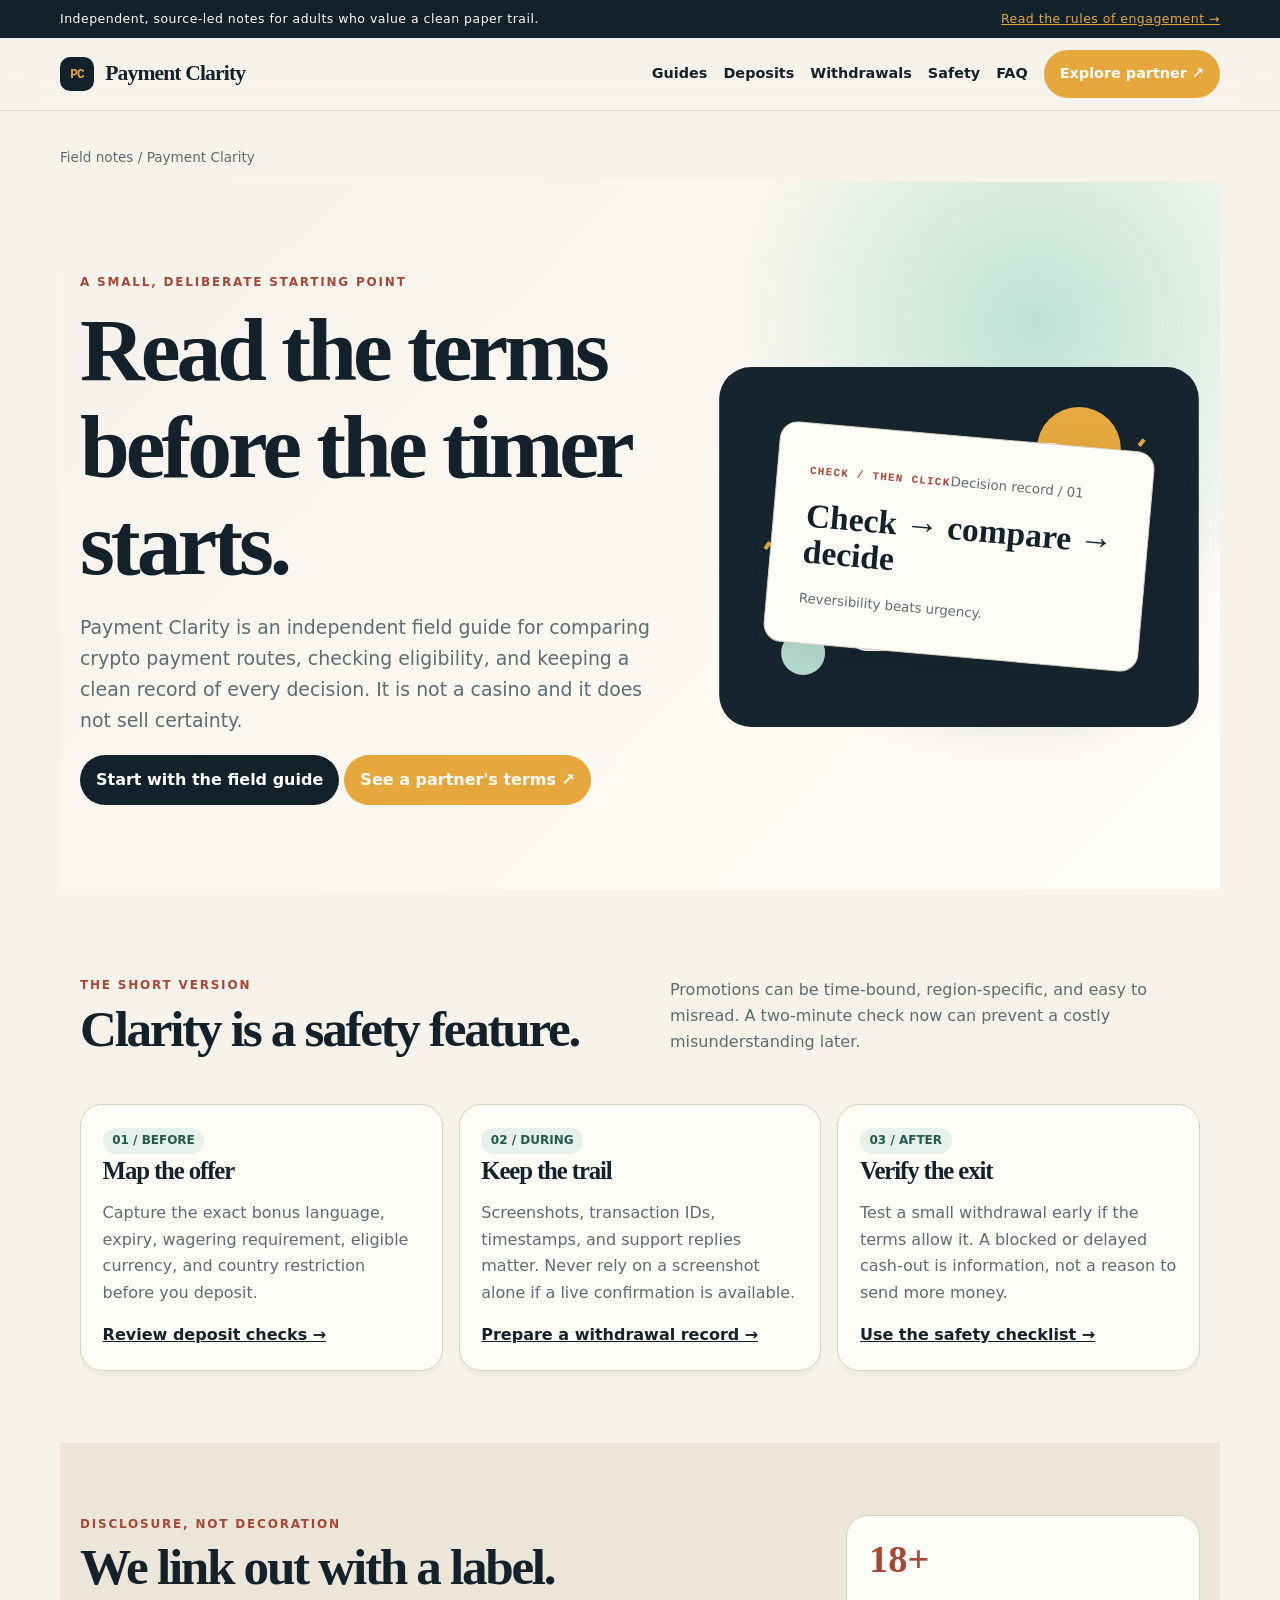
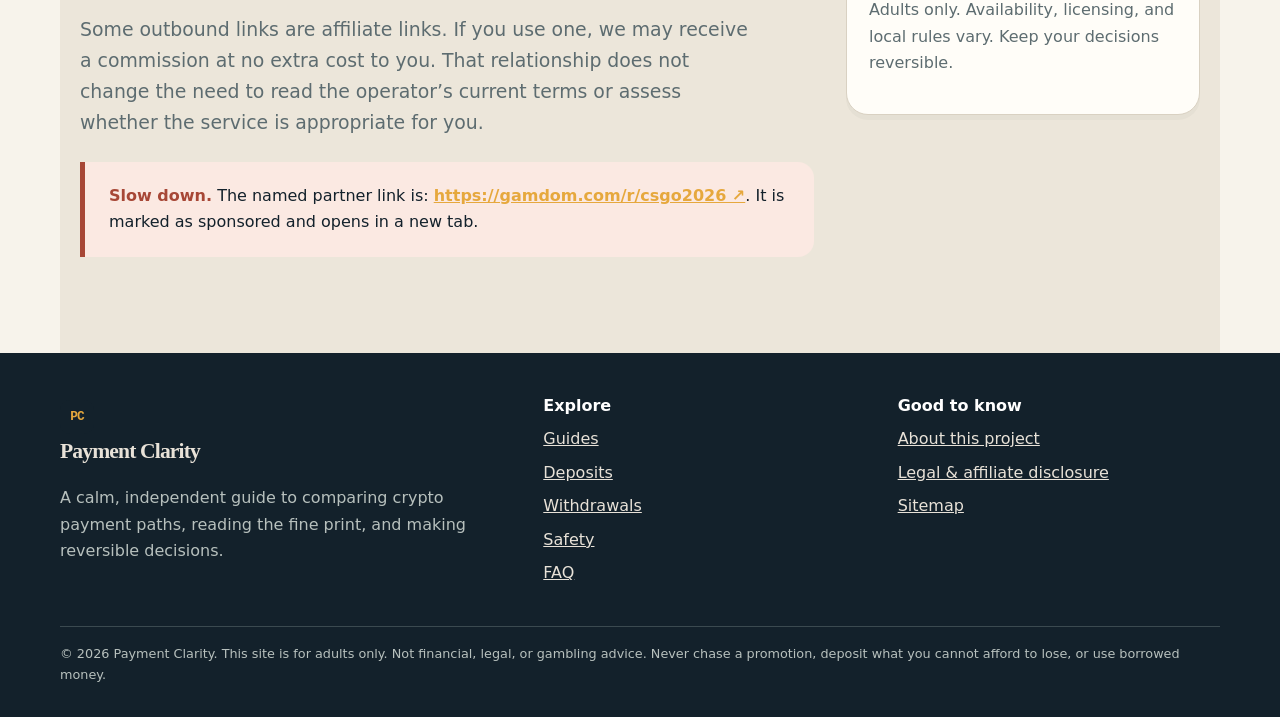
<file: public/index.html>
<!doctype html><html lang="en"><head><meta charset="utf-8"><meta name="viewport" content="width=device-width, initial-scale=1"><title>Payment Clarity — Crypto payment clarity before you click</title><meta name="description" content="Independent, plain-English notes on crypto deposits, withdrawals, verification, and safer decision-making."><link rel="canonical" href="https://paymentclarity.cryptoguides.net/"><meta property="og:type" content="website"><meta property="og:site_name" content="Payment Clarity"><meta property="og:title" content="Payment Clarity — Crypto payment clarity before you click"><meta property="og:description" content="Independent, plain-English notes on crypto deposits, withdrawals, verification, and safer decision-making."><meta property="og:url" content="https://paymentclarity.cryptoguides.net/"><meta name="twitter:card" content="summary"><meta name="robots" content="index,follow,max-image-preview:large"><script type="application/ld+json">{"@context":"https://schema.org","@type":"WebSite","name":"Payment Clarity","url":"https://paymentclarity.cryptoguides.net/","inLanguage":"en","description":"Independent, plain-English notes on crypto deposits, withdrawals, verification, and safer decision-making."}</script><link rel="stylesheet" href="/styles.css"></head><body><a class="skip" href="#main">Skip to content</a><div class="topbar"><div class="shell"><span>Independent, source-led notes for adults who value a clean paper trail.</span><a href="/legal">Read the rules of engagement →</a></div></div><header class="nav"><div class="shell"><a class="brand" href="/"><span class="mark">PC</span>Payment Clarity</a><nav class="links" aria-label="Primary"><a href="/guides" >Guides</a><a href="/deposits" >Deposits</a><a href="/withdrawals" >Withdrawals</a><a href="/safety" >Safety</a><a href="/faq" >FAQ</a><a class="button gold" href="https://gamdom.com/r/csgo2026" rel="sponsored noopener" target="_blank">Explore partner ↗</a></nav></div></header><main id="main"><div class="shell"><p class="crumbs">Field notes / Payment Clarity</p><section class="hero"><div class="shell hero-grid"><div><div class="eyebrow">A small, deliberate starting point</div><h1>Read the terms before the timer starts.</h1><p class="lede">Payment Clarity is an independent field guide for comparing crypto payment routes, checking eligibility, and keeping a clean record of every decision. It is not a casino and it does not sell certainty.</p><p><a class="button" href="/guides">Start with the field guide</a> <a class="button gold" href="https://gamdom.com/r/csgo2026" rel="sponsored noopener" target="_blank">See a partner's terms ↗</a></p></div><div class="hero-art"><img class="orbit-art" src="/assets/ledger-orbit.svg" alt="Abstract ledger lines and a protected transaction path" width="480" height="360"><div class="ledger"><small>Decision record / 01</small><strong>Check → compare → decide</strong><small>Reversibility beats urgency.</small></div></div></div></section><section class="section"><div class="shell"><div class="section-head"><div><div class="eyebrow">The short version</div><h2>Clarity is a safety feature.</h2></div><p>Promotions can be time-bound, region-specific, and easy to misread. A two-minute check now can prevent a costly misunderstanding later.</p></div><div class="grid"><article class="card"><span class="tag">01 / BEFORE</span><h3>Map the offer</h3><p>Capture the exact bonus language, expiry, wagering requirement, eligible currency, and country restriction before you deposit.</p><a href="/deposits">Review deposit checks →</a></article><article class="card"><span class="tag">02 / DURING</span><h3>Keep the trail</h3><p>Screenshots, transaction IDs, timestamps, and support replies matter. Never rely on a screenshot alone if a live confirmation is available.</p><a href="/withdrawals">Prepare a withdrawal record →</a></article><article class="card"><span class="tag">03 / AFTER</span><h3>Verify the exit</h3><p>Test a small withdrawal early if the terms allow it. A blocked or delayed cash-out is information, not a reason to send more money.</p><a href="/safety">Use the safety checklist →</a></article></div></div></section><section class="section alt"><div class="shell two-col"><div><div class="eyebrow">Disclosure, not decoration</div><h2>We link out with a label.</h2><p class="lede">Some outbound links are affiliate links. If you use one, we may receive a commission at no extra cost to you. That relationship does not change the need to read the operator’s current terms or assess whether the service is appropriate for you.</p><div class="callout warning"><strong>Slow down.</strong> The named partner link is: <a class="affiliate" href="https://gamdom.com/r/csgo2026" rel="sponsored noopener" target="_blank">https://gamdom.com/r/csgo2026 ↗</a>. It is marked as sponsored and opens in a new tab.</div></div><aside class="card"><span class="stat">18+</span><p>Adults only. Availability, licensing, and local rules vary. Keep your decisions reversible.</p></aside></div></section></div></main><footer class="footer"><div class="shell"><div class="footer-grid"><div><a class="brand" href="/"><span class="mark">PC</span>Payment Clarity</a><p>A calm, independent guide to comparing crypto payment paths, reading the fine print, and making reversible decisions.</p></div><div><strong>Explore</strong><a href="/guides">Guides</a><a href="/deposits">Deposits</a><a href="/withdrawals">Withdrawals</a><a href="/safety">Safety</a><a href="/faq">FAQ</a></div><div><strong>Good to know</strong><a href="/about">About this project</a><a href="/legal">Legal &amp; affiliate disclosure</a><a href="/sitemap.xml">Sitemap</a></div></div><p class="fine">© 2026 Payment Clarity. This site is for adults only. Not financial, legal, or gambling advice. Never chase a promotion, deposit what you cannot afford to lose, or use borrowed money.</p></div></footer></body></html>
</file>
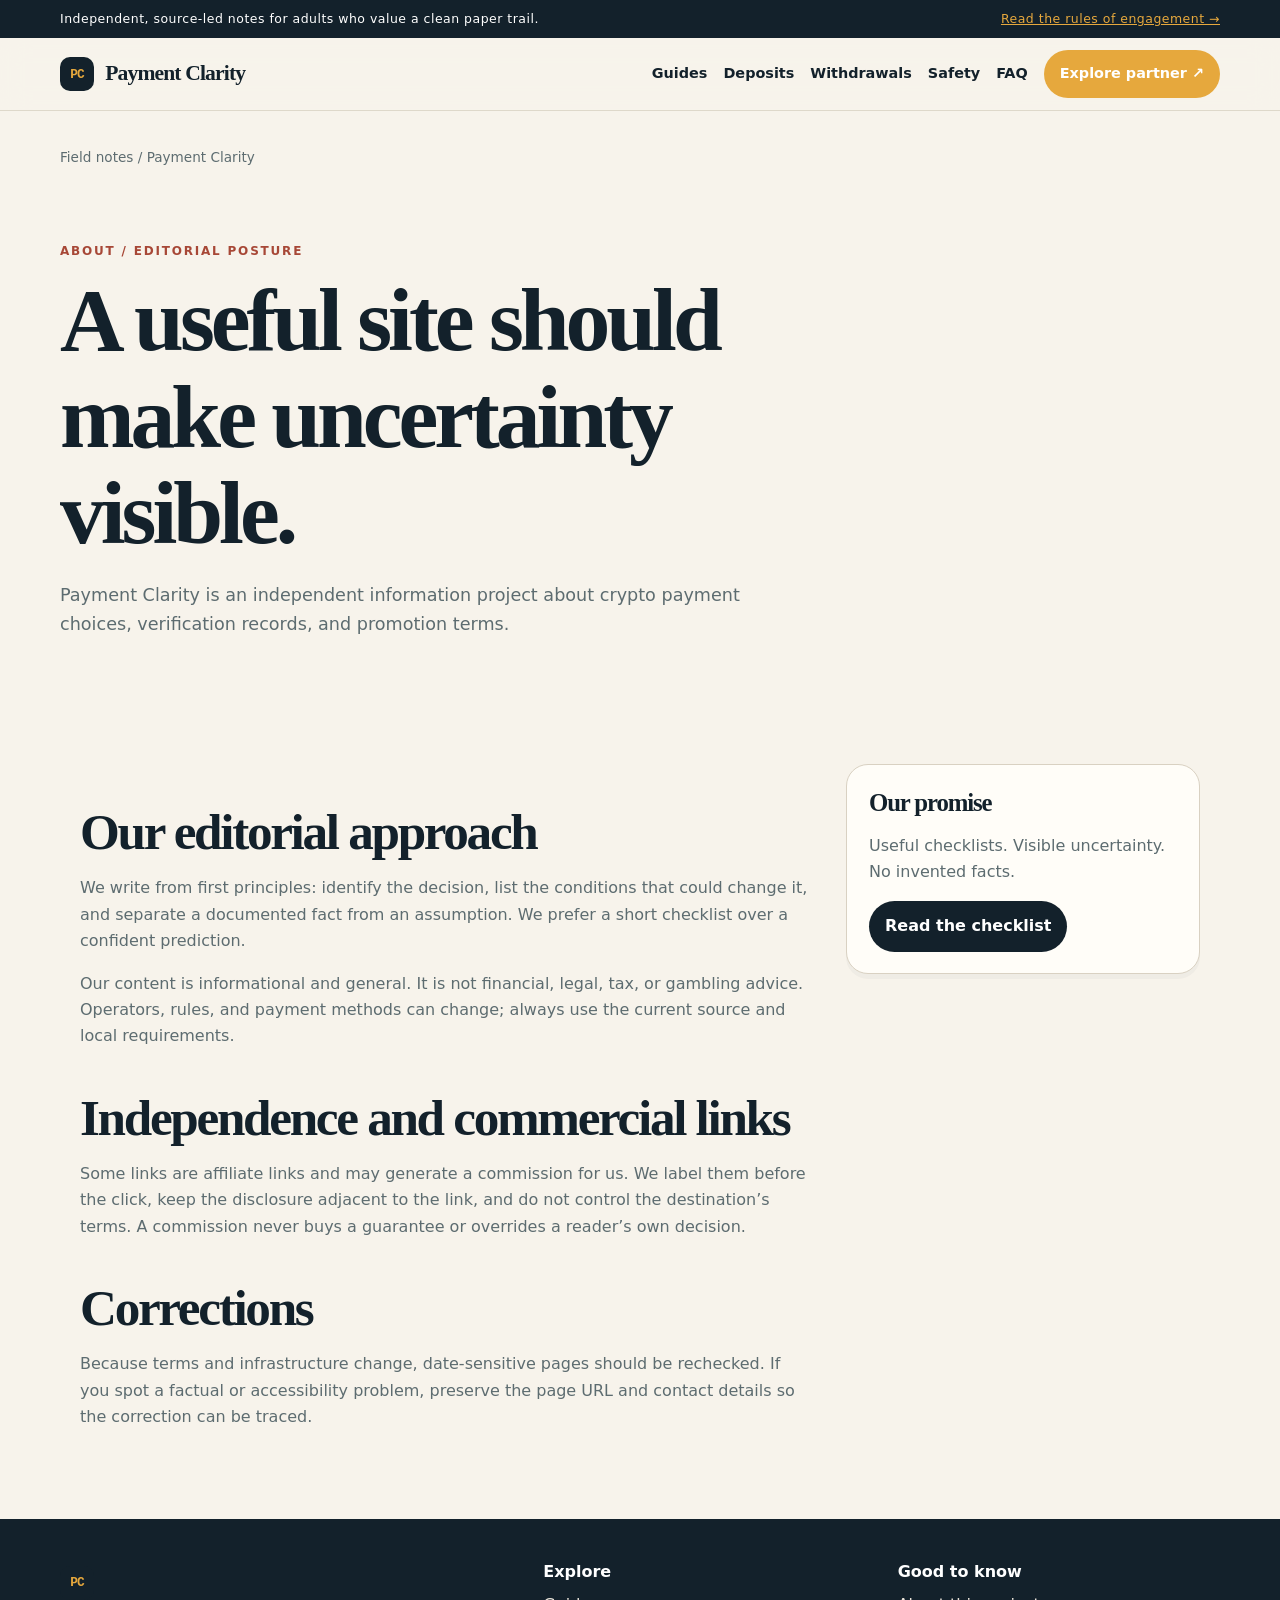
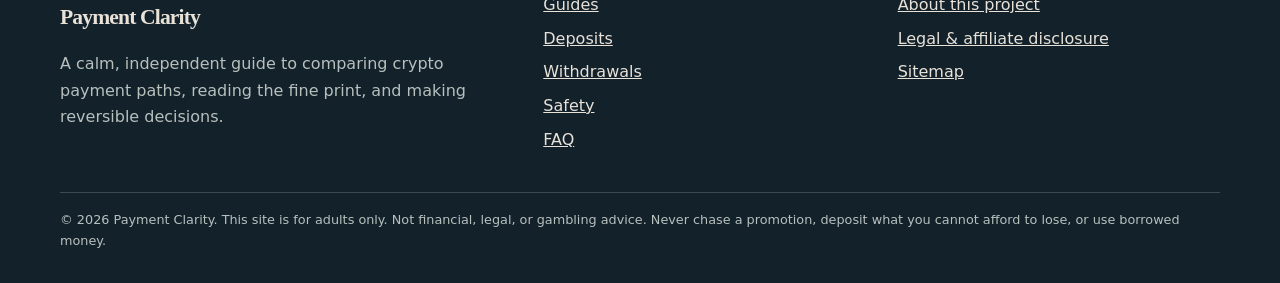
<file: public/about.html>
<!doctype html><html lang="en"><head><meta charset="utf-8"><meta name="viewport" content="width=device-width, initial-scale=1"><title>About — Payment Clarity</title><meta name="description" content="Learn about Payment Clarity’s editorial approach, independence, and commitment to plain-language crypto payment guidance."><link rel="canonical" href="https://paymentclarity.cryptoguides.net/about"><meta property="og:type" content="website"><meta property="og:site_name" content="Payment Clarity"><meta property="og:title" content="About — Payment Clarity"><meta property="og:description" content="Learn about Payment Clarity’s editorial approach, independence, and commitment to plain-language crypto payment guidance."><meta property="og:url" content="https://paymentclarity.cryptoguides.net/about"><meta name="twitter:card" content="summary"><meta name="robots" content="index,follow,max-image-preview:large"><link rel="stylesheet" href="/styles.css"></head><body><a class="skip" href="#main">Skip to content</a><div class="topbar"><div class="shell"><span>Independent, source-led notes for adults who value a clean paper trail.</span><a href="/legal">Read the rules of engagement →</a></div></div><header class="nav"><div class="shell"><a class="brand" href="/"><span class="mark">PC</span>Payment Clarity</a><nav class="links" aria-label="Primary"><a href="/guides" >Guides</a><a href="/deposits" >Deposits</a><a href="/withdrawals" >Withdrawals</a><a href="/safety" >Safety</a><a href="/faq" >FAQ</a><a class="button gold" href="https://gamdom.com/r/csgo2026" rel="sponsored noopener" target="_blank">Explore partner ↗</a></nav></div></header><main id="main"><div class="shell"><p class="crumbs">Field notes / Payment Clarity</p><section class="page-hero"><div class="eyebrow">About / editorial posture</div><h1>A useful site should make uncertainty visible.</h1><p>Payment Clarity is an independent information project about crypto payment choices, verification records, and promotion terms.</p></section><section class="section"><div class="shell two-col"><article class="prose"><h2>Our editorial approach</h2><p>We write from first principles: identify the decision, list the conditions that could change it, and separate a documented fact from an assumption. We prefer a short checklist over a confident prediction.</p><p>Our content is informational and general. It is not financial, legal, tax, or gambling advice. Operators, rules, and payment methods can change; always use the current source and local requirements.</p><h2>Independence and commercial links</h2><p>Some links are affiliate links and may generate a commission for us. We label them before the click, keep the disclosure adjacent to the link, and do not control the destination’s terms. A commission never buys a guarantee or overrides a reader’s own decision.</p><h2>Corrections</h2><p>Because terms and infrastructure change, date-sensitive pages should be rechecked. If you spot a factual or accessibility problem, preserve the page URL and contact details so the correction can be traced.</p></article><aside class="card"><h3>Our promise</h3><p>Useful checklists. Visible uncertainty. No invented facts.</p><a class="button" href="/guides">Read the checklist</a></aside></div></section></div></main><footer class="footer"><div class="shell"><div class="footer-grid"><div><a class="brand" href="/"><span class="mark">PC</span>Payment Clarity</a><p>A calm, independent guide to comparing crypto payment paths, reading the fine print, and making reversible decisions.</p></div><div><strong>Explore</strong><a href="/guides">Guides</a><a href="/deposits">Deposits</a><a href="/withdrawals">Withdrawals</a><a href="/safety">Safety</a><a href="/faq">FAQ</a></div><div><strong>Good to know</strong><a href="/about">About this project</a><a href="/legal">Legal &amp; affiliate disclosure</a><a href="/sitemap.xml">Sitemap</a></div></div><p class="fine">© 2026 Payment Clarity. This site is for adults only. Not financial, legal, or gambling advice. Never chase a promotion, deposit what you cannot afford to lose, or use borrowed money.</p></div></footer></body></html>
</file>
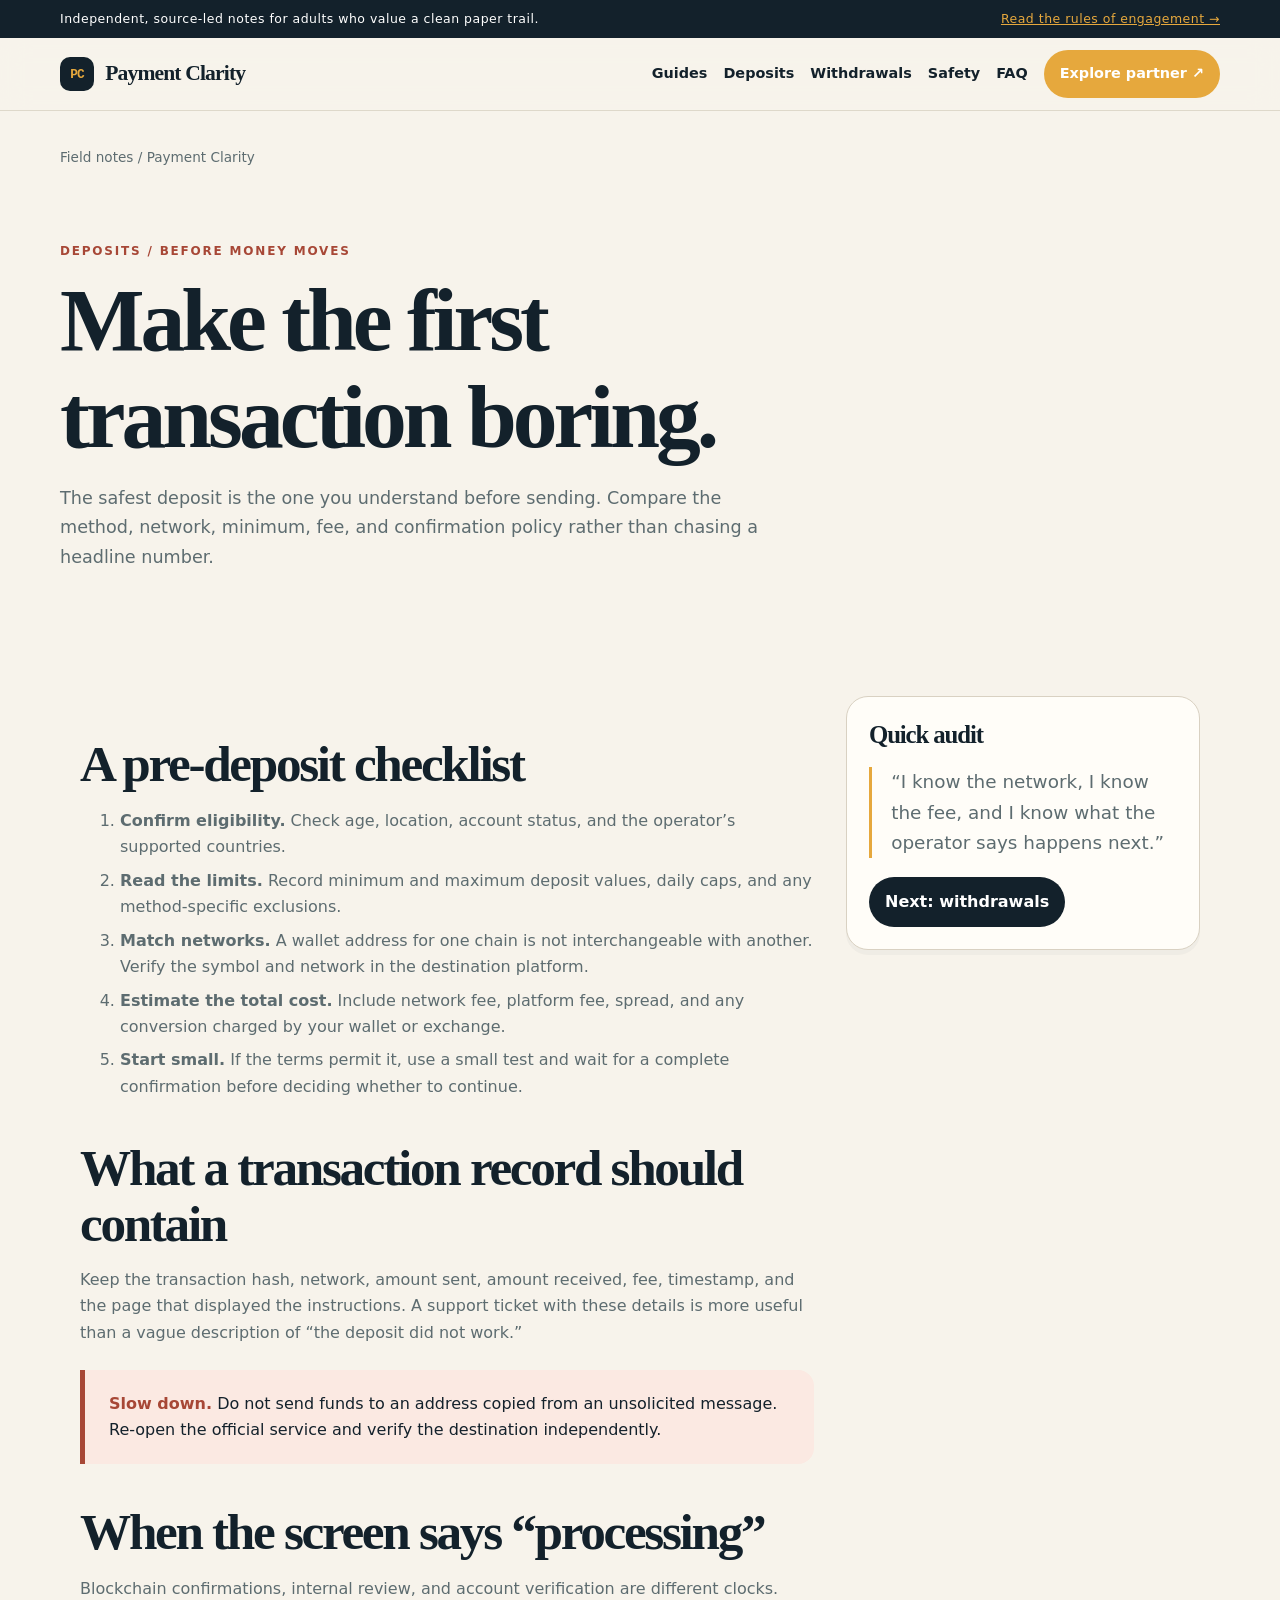
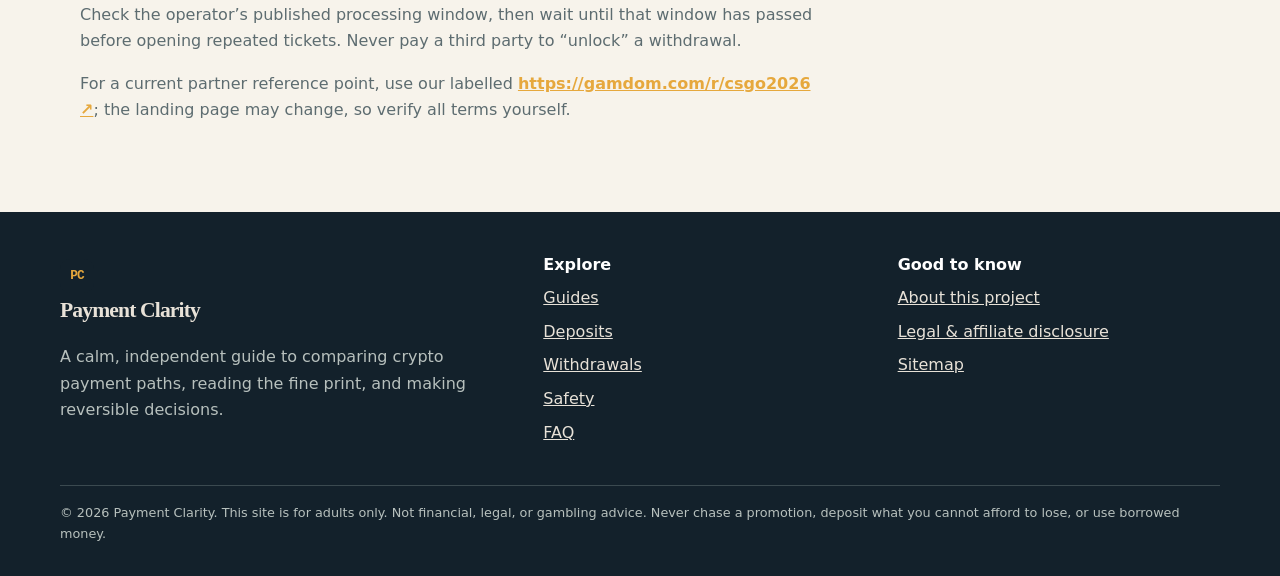
<file: public/deposits.html>
<!doctype html><html lang="en"><head><meta charset="utf-8"><meta name="viewport" content="width=device-width, initial-scale=1"><title>Deposits — Payment Clarity</title><meta name="description" content="Learn how to compare deposit methods, network fees, minimums, and crypto confirmation requirements."><link rel="canonical" href="https://paymentclarity.cryptoguides.net/deposits"><meta property="og:type" content="website"><meta property="og:site_name" content="Payment Clarity"><meta property="og:title" content="Deposits — Payment Clarity"><meta property="og:description" content="Learn how to compare deposit methods, network fees, minimums, and crypto confirmation requirements."><meta property="og:url" content="https://paymentclarity.cryptoguides.net/deposits"><meta name="twitter:card" content="summary"><meta name="robots" content="index,follow,max-image-preview:large"><link rel="stylesheet" href="/styles.css"></head><body><a class="skip" href="#main">Skip to content</a><div class="topbar"><div class="shell"><span>Independent, source-led notes for adults who value a clean paper trail.</span><a href="/legal">Read the rules of engagement →</a></div></div><header class="nav"><div class="shell"><a class="brand" href="/"><span class="mark">PC</span>Payment Clarity</a><nav class="links" aria-label="Primary"><a href="/guides" >Guides</a><a href="/deposits" >Deposits</a><a href="/withdrawals" >Withdrawals</a><a href="/safety" >Safety</a><a href="/faq" >FAQ</a><a class="button gold" href="https://gamdom.com/r/csgo2026" rel="sponsored noopener" target="_blank">Explore partner ↗</a></nav></div></header><main id="main"><div class="shell"><p class="crumbs">Field notes / Payment Clarity</p><section class="page-hero"><div class="eyebrow">Deposits / before money moves</div><h1>Make the first transaction boring.</h1><p>The safest deposit is the one you understand before sending. Compare the method, network, minimum, fee, and confirmation policy rather than chasing a headline number.</p></section><section class="section"><div class="shell two-col"><article class="prose"><h2 id="checks">A pre-deposit checklist</h2><ol><li><strong>Confirm eligibility.</strong> Check age, location, account status, and the operator’s supported countries.</li><li><strong>Read the limits.</strong> Record minimum and maximum deposit values, daily caps, and any method-specific exclusions.</li><li><strong>Match networks.</strong> A wallet address for one chain is not interchangeable with another. Verify the symbol and network in the destination platform.</li><li><strong>Estimate the total cost.</strong> Include network fee, platform fee, spread, and any conversion charged by your wallet or exchange.</li><li><strong>Start small.</strong> If the terms permit it, use a small test and wait for a complete confirmation before deciding whether to continue.</li></ol><h2>What a transaction record should contain</h2><p>Keep the transaction hash, network, amount sent, amount received, fee, timestamp, and the page that displayed the instructions. A support ticket with these details is more useful than a vague description of “the deposit did not work.”</p><div class="callout warning"><strong>Slow down.</strong> Do not send funds to an address copied from an unsolicited message. Re-open the official service and verify the destination independently.</div><h2>When the screen says “processing”</h2><p>Blockchain confirmations, internal review, and account verification are different clocks. Check the operator’s published processing window, then wait until that window has passed before opening repeated tickets. Never pay a third party to “unlock” a withdrawal.</p><p>For a current partner reference point, use our labelled <a class="affiliate" href="https://gamdom.com/r/csgo2026" rel="sponsored noopener" target="_blank">https://gamdom.com/r/csgo2026 ↗</a>; the landing page may change, so verify all terms yourself.</p></article><aside class="card"><h3>Quick audit</h3><p class="quote">“I know the network, I know the fee, and I know what the operator says happens next.”</p><a class="button" href="/withdrawals">Next: withdrawals</a></aside></div></section></div></main><footer class="footer"><div class="shell"><div class="footer-grid"><div><a class="brand" href="/"><span class="mark">PC</span>Payment Clarity</a><p>A calm, independent guide to comparing crypto payment paths, reading the fine print, and making reversible decisions.</p></div><div><strong>Explore</strong><a href="/guides">Guides</a><a href="/deposits">Deposits</a><a href="/withdrawals">Withdrawals</a><a href="/safety">Safety</a><a href="/faq">FAQ</a></div><div><strong>Good to know</strong><a href="/about">About this project</a><a href="/legal">Legal &amp; affiliate disclosure</a><a href="/sitemap.xml">Sitemap</a></div></div><p class="fine">© 2026 Payment Clarity. This site is for adults only. Not financial, legal, or gambling advice. Never chase a promotion, deposit what you cannot afford to lose, or use borrowed money.</p></div></footer></body></html>
</file>
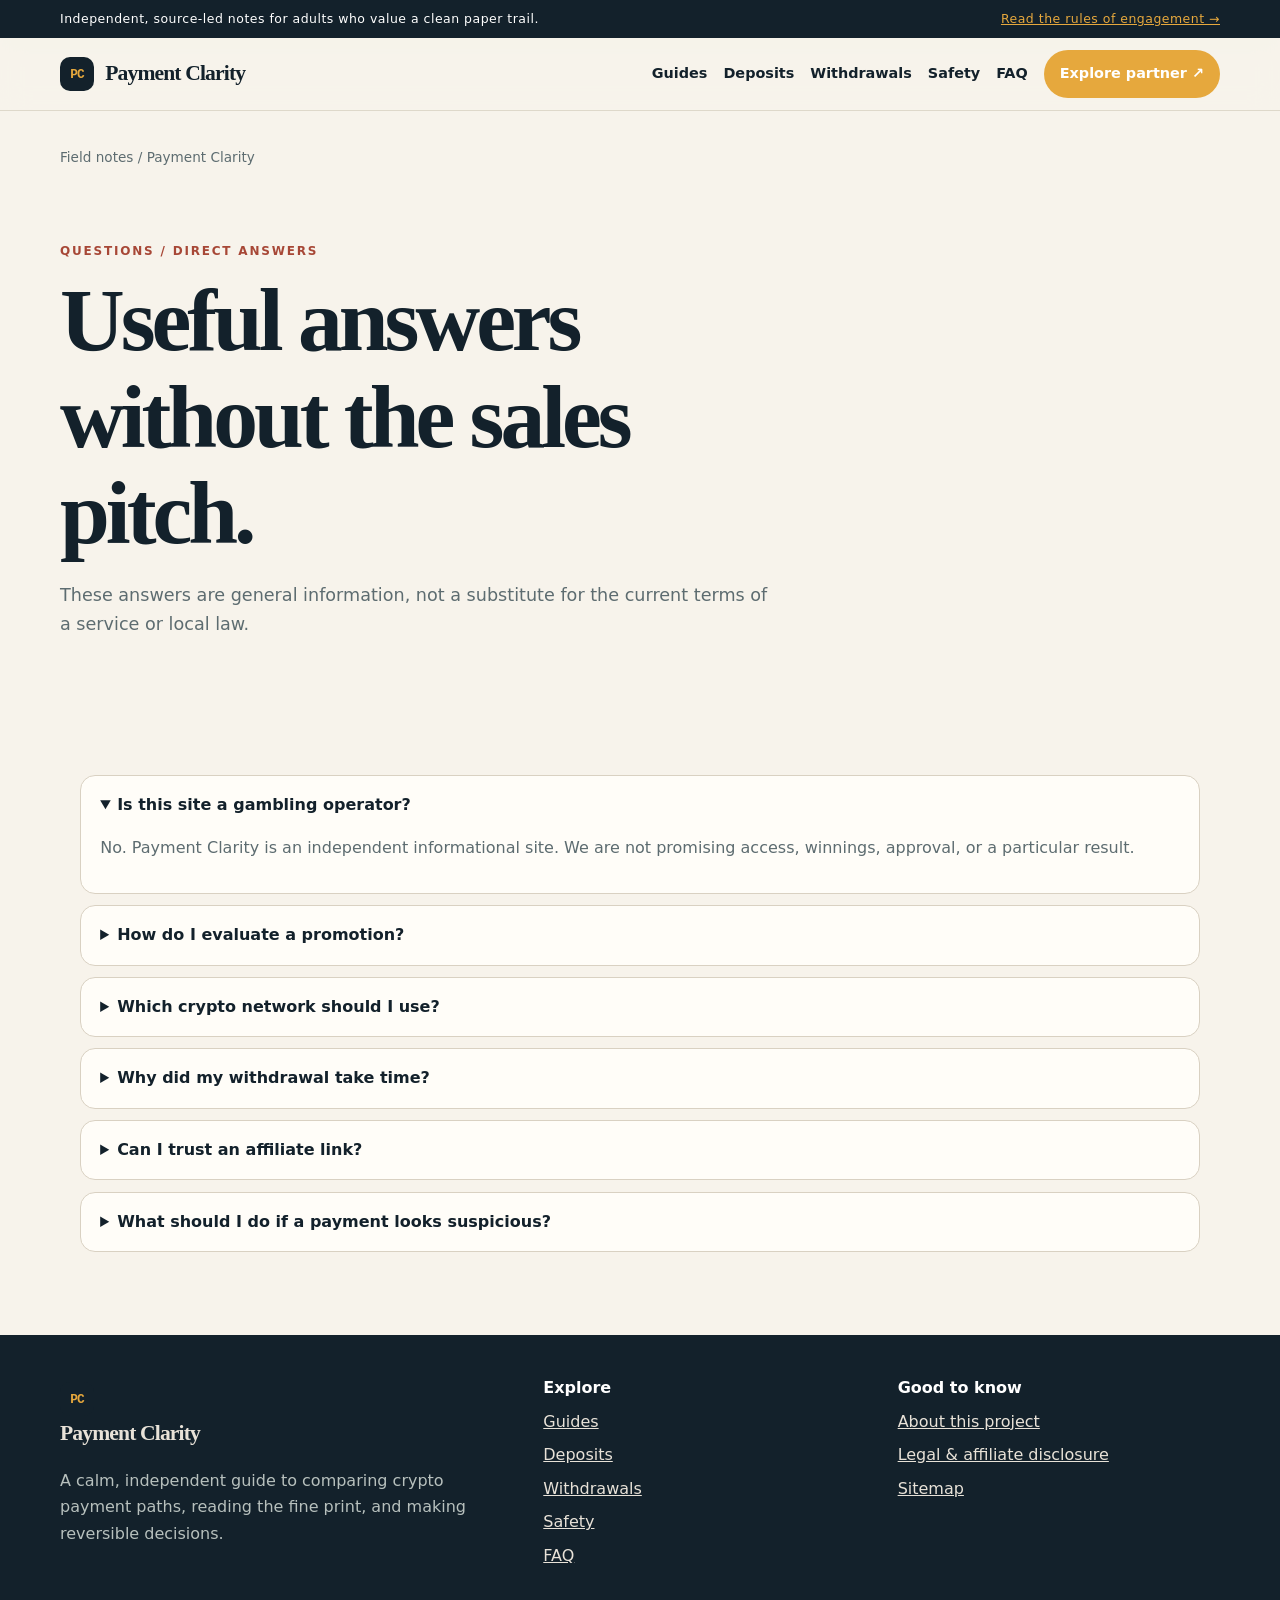
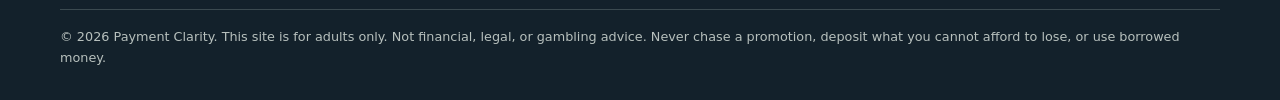
<file: public/faq.html>
<!doctype html><html lang="en"><head><meta charset="utf-8"><meta name="viewport" content="width=device-width, initial-scale=1"><title>FAQ — Payment Clarity</title><meta name="description" content="Answers about eligibility, crypto deposits, withdrawals, verification, promotions, and safe research."><link rel="canonical" href="https://paymentclarity.cryptoguides.net/faq"><meta property="og:type" content="website"><meta property="og:site_name" content="Payment Clarity"><meta property="og:title" content="FAQ — Payment Clarity"><meta property="og:description" content="Answers about eligibility, crypto deposits, withdrawals, verification, promotions, and safe research."><meta property="og:url" content="https://paymentclarity.cryptoguides.net/faq"><meta name="twitter:card" content="summary"><meta name="robots" content="index,follow,max-image-preview:large"><script type="application/ld+json">{"@context":"https://schema.org","@type":"FAQPage","mainEntity":[{"@type":"Question","name":"Is this site a gambling operator?","acceptedAnswer":{"@type":"Answer","text":"No. Payment Clarity is an independent informational site. We are not promising access, winnings, approval, or a particular result."}},{"@type":"Question","name":"How do I evaluate a promotion?","acceptedAnswer":{"@type":"Answer","text":"Record the exact offer, eligibility, expiry, wagering or play-through conditions, conversion rules, excluded payment methods, and the withdrawal terms before depositing."}},{"@type":"Question","name":"Which crypto network should I use?","acceptedAnswer":{"@type":"Answer","text":"Use only a network explicitly supported for that asset and destination. The asset symbol alone is not enough. Confirm the network in the receiving service and wallet."}},{"@type":"Question","name":"Why did my withdrawal take time?","acceptedAnswer":{"@type":"Answer","text":"Confirmation time, internal review, identity checks, or document review can each affect timing. Check the published window and send one complete support ticket with transaction evidence."}},{"@type":"Question","name":"Can I trust an affiliate link?","acceptedAnswer":{"@type":"Answer","text":"An affiliate relationship may earn us a commission. It does not remove the need to verify the operator’s identity, terms, licensing information, and suitability. Our outbound link is labelled: https://gamdom.com/r/csgo2026 ↗."}},{"@type":"Question","name":"What should I do if a payment looks suspicious?","acceptedAnswer":{"@type":"Answer","text":"Stop before sending more funds, save the evidence, and contact the provider through its official site. Never share passwords, seed phrases, or one-time codes."}}]}</script><link rel="stylesheet" href="/styles.css"></head><body><a class="skip" href="#main">Skip to content</a><div class="topbar"><div class="shell"><span>Independent, source-led notes for adults who value a clean paper trail.</span><a href="/legal">Read the rules of engagement →</a></div></div><header class="nav"><div class="shell"><a class="brand" href="/"><span class="mark">PC</span>Payment Clarity</a><nav class="links" aria-label="Primary"><a href="/guides" >Guides</a><a href="/deposits" >Deposits</a><a href="/withdrawals" >Withdrawals</a><a href="/safety" >Safety</a><a href="/faq" >FAQ</a><a class="button gold" href="https://gamdom.com/r/csgo2026" rel="sponsored noopener" target="_blank">Explore partner ↗</a></nav></div></header><main id="main"><div class="shell"><p class="crumbs">Field notes / Payment Clarity</p><section class="page-hero"><div class="eyebrow">Questions / direct answers</div><h1>Useful answers without the sales pitch.</h1><p>These answers are general information, not a substitute for the current terms of a service or local law.</p></section><section class="section"><div class="shell faq"><details open><summary>Is this site a gambling operator?</summary><p>No. Payment Clarity is an independent informational site. We are not promising access, winnings, approval, or a particular result.</p></details><details><summary>How do I evaluate a promotion?</summary><p>Record the exact offer, eligibility, expiry, wagering or play-through conditions, conversion rules, excluded payment methods, and the withdrawal terms before depositing.</p></details><details><summary>Which crypto network should I use?</summary><p>Use only a network explicitly supported for that asset and destination. The asset symbol alone is not enough. Confirm the network in the receiving service and wallet.</p></details><details><summary>Why did my withdrawal take time?</summary><p>Confirmation time, internal review, identity checks, or document review can each affect timing. Check the published window and send one complete support ticket with transaction evidence.</p></details><details><summary>Can I trust an affiliate link?</summary><p>An affiliate relationship may earn us a commission. It does not remove the need to verify the operator’s identity, terms, licensing information, and suitability. Our outbound link is labelled: <a class="affiliate" href="https://gamdom.com/r/csgo2026" rel="sponsored noopener" target="_blank">https://gamdom.com/r/csgo2026 ↗</a>.</p></details><details><summary>What should I do if a payment looks suspicious?</summary><p>Stop before sending more funds, save the evidence, and contact the provider through its official site. Never share passwords, seed phrases, or one-time codes.</p></details></div></section></div></main><footer class="footer"><div class="shell"><div class="footer-grid"><div><a class="brand" href="/"><span class="mark">PC</span>Payment Clarity</a><p>A calm, independent guide to comparing crypto payment paths, reading the fine print, and making reversible decisions.</p></div><div><strong>Explore</strong><a href="/guides">Guides</a><a href="/deposits">Deposits</a><a href="/withdrawals">Withdrawals</a><a href="/safety">Safety</a><a href="/faq">FAQ</a></div><div><strong>Good to know</strong><a href="/about">About this project</a><a href="/legal">Legal &amp; affiliate disclosure</a><a href="/sitemap.xml">Sitemap</a></div></div><p class="fine">© 2026 Payment Clarity. This site is for adults only. Not financial, legal, or gambling advice. Never chase a promotion, deposit what you cannot afford to lose, or use borrowed money.</p></div></footer></body></html>
</file>
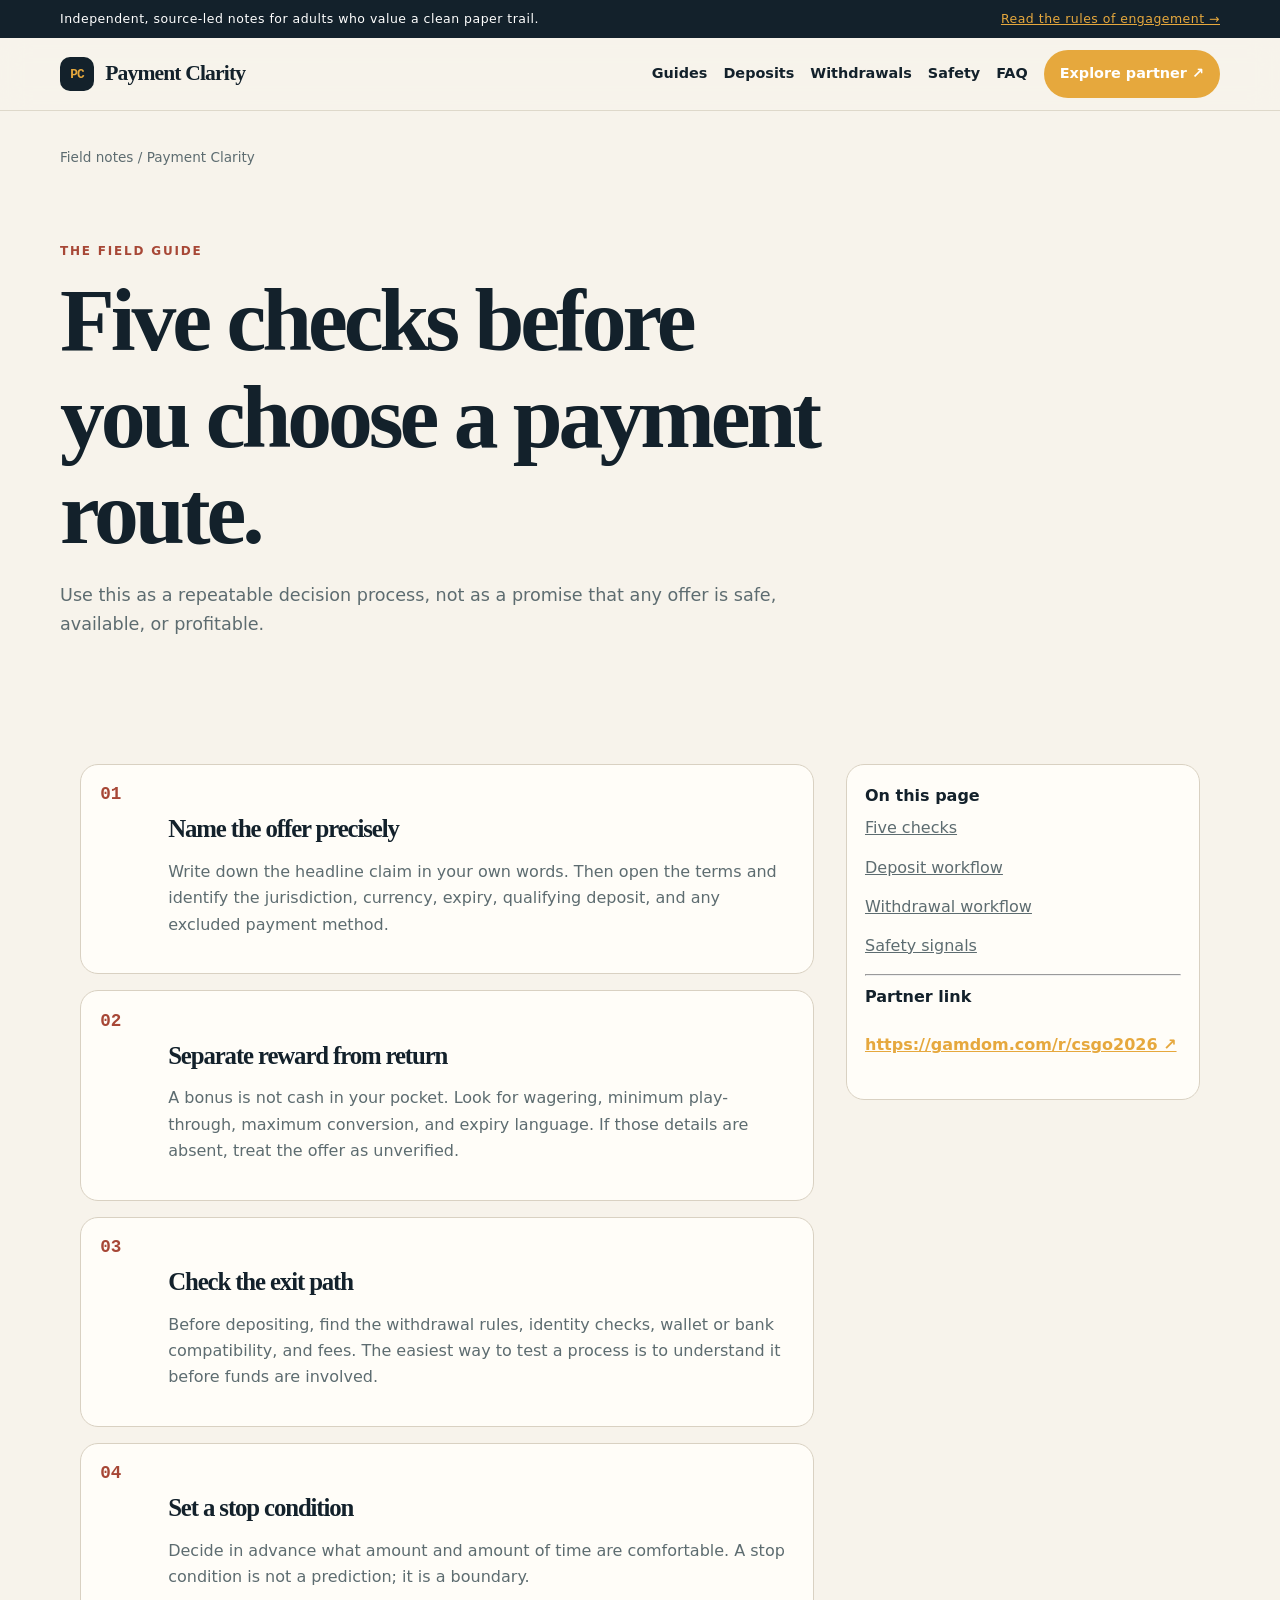
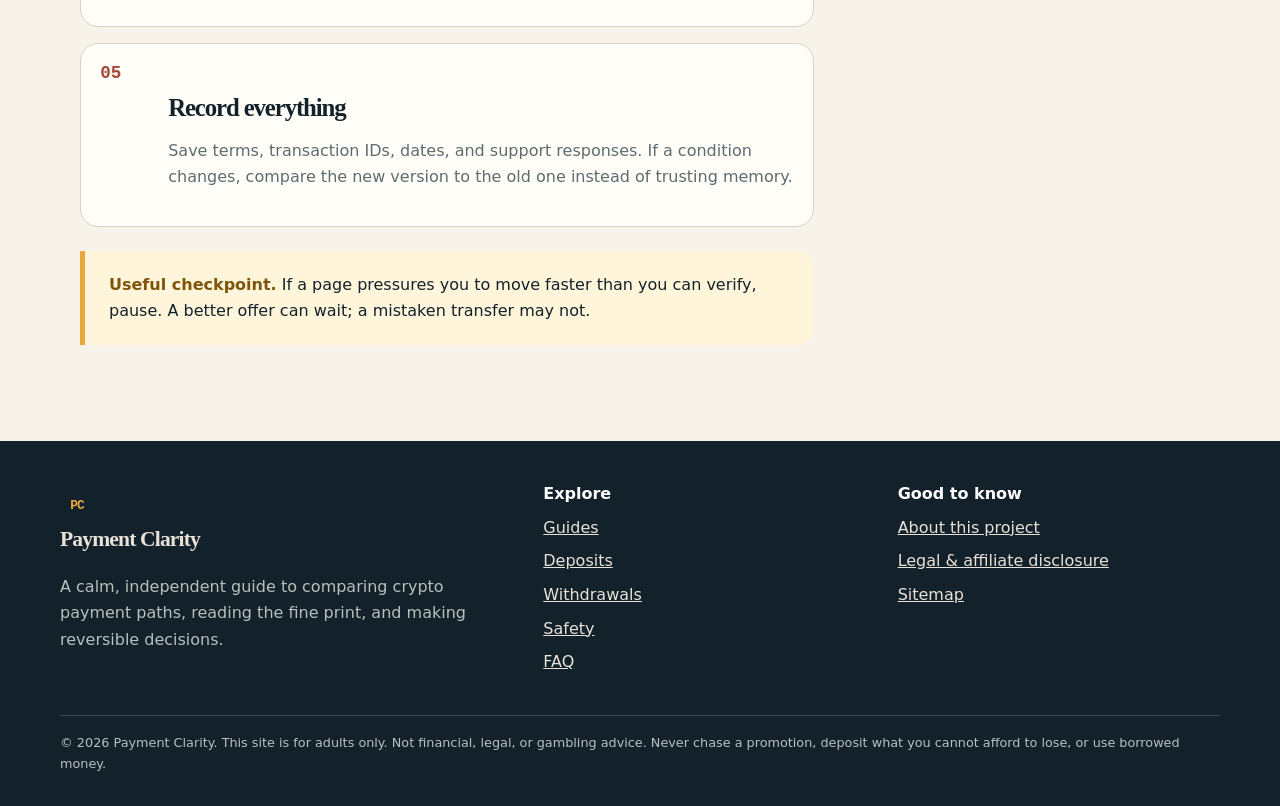
<file: public/guides.html>
<!doctype html><html lang="en"><head><meta charset="utf-8"><meta name="viewport" content="width=device-width, initial-scale=1"><title>Field guide — Payment Clarity</title><meta name="description" content="A practical, independent checklist for evaluating crypto payment offers and partner terms."><link rel="canonical" href="https://paymentclarity.cryptoguides.net/guides"><meta property="og:type" content="website"><meta property="og:site_name" content="Payment Clarity"><meta property="og:title" content="Field guide — Payment Clarity"><meta property="og:description" content="A practical, independent checklist for evaluating crypto payment offers and partner terms."><meta property="og:url" content="https://paymentclarity.cryptoguides.net/guides"><meta name="twitter:card" content="summary"><meta name="robots" content="index,follow,max-image-preview:large"><link rel="stylesheet" href="/styles.css"></head><body><a class="skip" href="#main">Skip to content</a><div class="topbar"><div class="shell"><span>Independent, source-led notes for adults who value a clean paper trail.</span><a href="/legal">Read the rules of engagement →</a></div></div><header class="nav"><div class="shell"><a class="brand" href="/"><span class="mark">PC</span>Payment Clarity</a><nav class="links" aria-label="Primary"><a href="/guides" >Guides</a><a href="/deposits" >Deposits</a><a href="/withdrawals" >Withdrawals</a><a href="/safety" >Safety</a><a href="/faq" >FAQ</a><a class="button gold" href="https://gamdom.com/r/csgo2026" rel="sponsored noopener" target="_blank">Explore partner ↗</a></nav></div></header><main id="main"><div class="shell"><p class="crumbs">Field notes / Payment Clarity</p><section class="page-hero"><div class="eyebrow">The field guide</div><h1>Five checks before you choose a payment route.</h1><p>Use this as a repeatable decision process, not as a promise that any offer is safe, available, or profitable.</p></section><section class="section"><div class="shell two-col"><article class="prose"><div class="steps" id="checks"><div class="step"><div><h3>Name the offer precisely</h3><p>Write down the headline claim in your own words. Then open the terms and identify the jurisdiction, currency, expiry, qualifying deposit, and any excluded payment method.</p></div></div><div class="step"><div><h3>Separate reward from return</h3><p>A bonus is not cash in your pocket. Look for wagering, minimum play-through, maximum conversion, and expiry language. If those details are absent, treat the offer as unverified.</p></div></div><div class="step"><div><h3>Check the exit path</h3><p>Before depositing, find the withdrawal rules, identity checks, wallet or bank compatibility, and fees. The easiest way to test a process is to understand it before funds are involved.</p></div></div><div class="step"><div><h3>Set a stop condition</h3><p>Decide in advance what amount and amount of time are comfortable. A stop condition is not a prediction; it is a boundary.</p></div></div><div class="step"><div><h3>Record everything</h3><p>Save terms, transaction IDs, dates, and support responses. If a condition changes, compare the new version to the old one instead of trusting memory.</p></div></div></div><div class="callout "><strong>Useful checkpoint.</strong> If a page pressures you to move faster than you can verify, pause. A better offer can wait; a mistaken transfer may not.</div></article><aside class="toc"><strong>On this page</strong><a href="#checks">Five checks</a><a href="/deposits">Deposit workflow</a><a href="/withdrawals">Withdrawal workflow</a><a href="/safety">Safety signals</a><hr><strong>Partner link</strong><p><a class="affiliate" href="https://gamdom.com/r/csgo2026" rel="sponsored noopener" target="_blank">https://gamdom.com/r/csgo2026 ↗</a></p></aside></div></section></div></main><footer class="footer"><div class="shell"><div class="footer-grid"><div><a class="brand" href="/"><span class="mark">PC</span>Payment Clarity</a><p>A calm, independent guide to comparing crypto payment paths, reading the fine print, and making reversible decisions.</p></div><div><strong>Explore</strong><a href="/guides">Guides</a><a href="/deposits">Deposits</a><a href="/withdrawals">Withdrawals</a><a href="/safety">Safety</a><a href="/faq">FAQ</a></div><div><strong>Good to know</strong><a href="/about">About this project</a><a href="/legal">Legal &amp; affiliate disclosure</a><a href="/sitemap.xml">Sitemap</a></div></div><p class="fine">© 2026 Payment Clarity. This site is for adults only. Not financial, legal, or gambling advice. Never chase a promotion, deposit what you cannot afford to lose, or use borrowed money.</p></div></footer></body></html>
</file>
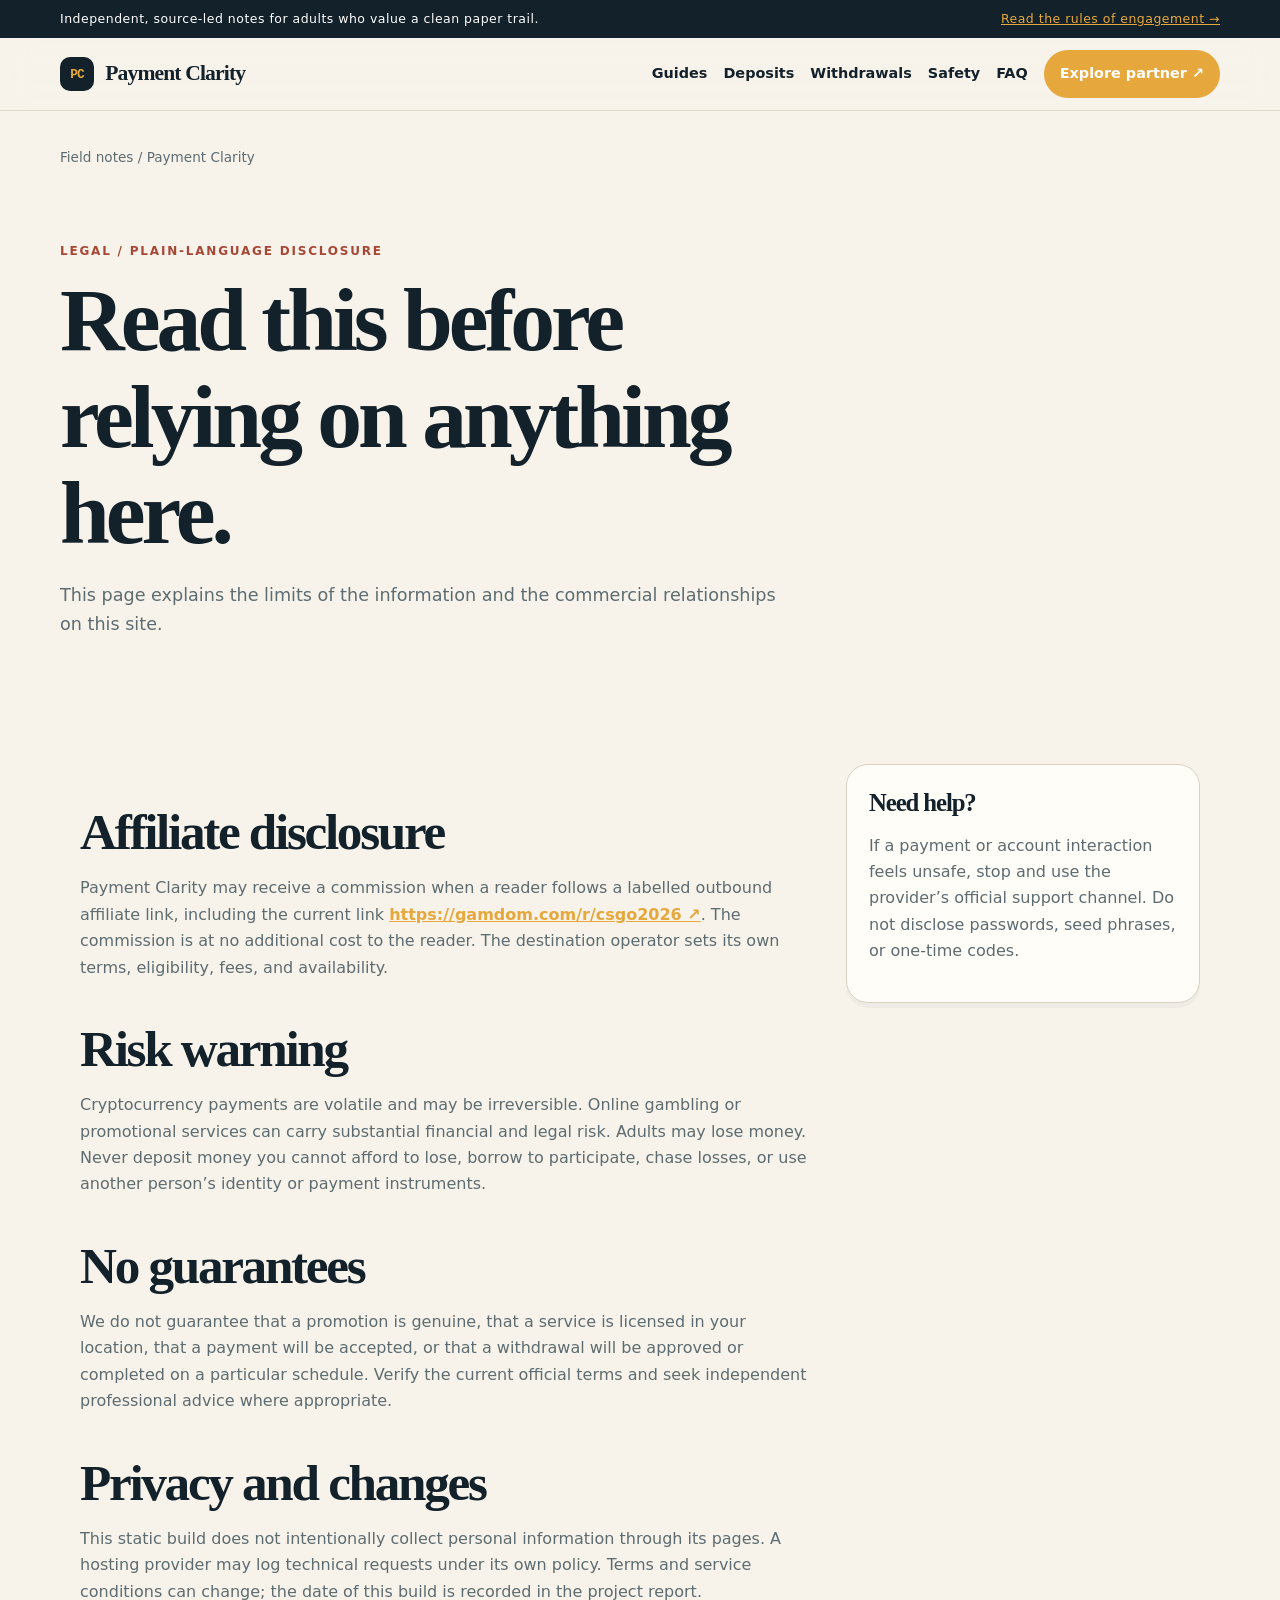
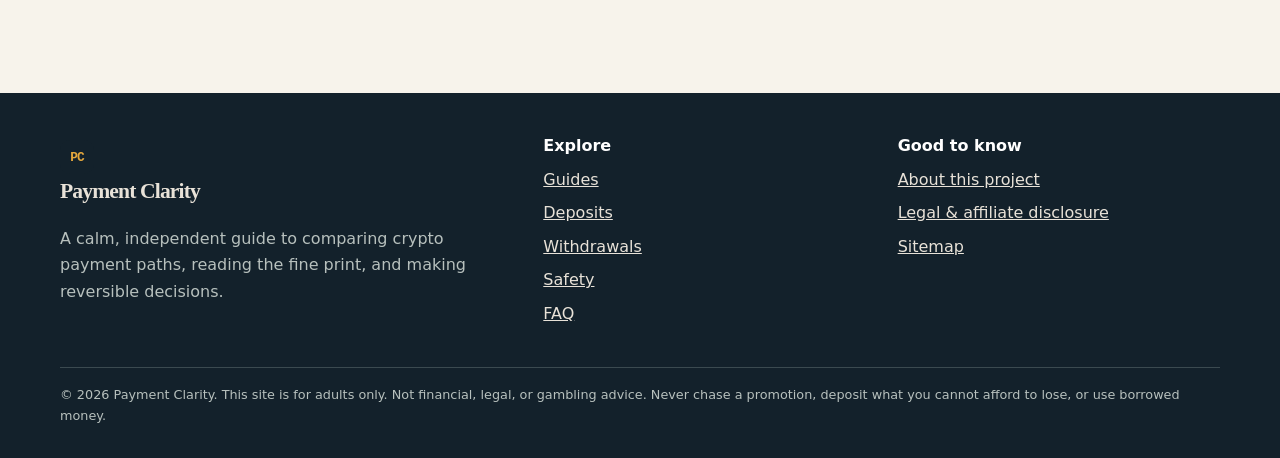
<file: public/legal.html>
<!doctype html><html lang="en"><head><meta charset="utf-8"><meta name="viewport" content="width=device-width, initial-scale=1"><title>Legal &amp; affiliate disclosure — Payment Clarity</title><meta name="description" content="Payment Clarity’s adult-only scope, affiliate disclosure, risk warnings, and editorial limitations."><link rel="canonical" href="https://paymentclarity.cryptoguides.net/legal"><meta property="og:type" content="website"><meta property="og:site_name" content="Payment Clarity"><meta property="og:title" content="Legal &amp; affiliate disclosure — Payment Clarity"><meta property="og:description" content="Payment Clarity’s adult-only scope, affiliate disclosure, risk warnings, and editorial limitations."><meta property="og:url" content="https://paymentclarity.cryptoguides.net/legal"><meta name="twitter:card" content="summary"><meta name="robots" content="index,follow,max-image-preview:large"><link rel="stylesheet" href="/styles.css"></head><body><a class="skip" href="#main">Skip to content</a><div class="topbar"><div class="shell"><span>Independent, source-led notes for adults who value a clean paper trail.</span><a href="/legal">Read the rules of engagement →</a></div></div><header class="nav"><div class="shell"><a class="brand" href="/"><span class="mark">PC</span>Payment Clarity</a><nav class="links" aria-label="Primary"><a href="/guides" >Guides</a><a href="/deposits" >Deposits</a><a href="/withdrawals" >Withdrawals</a><a href="/safety" >Safety</a><a href="/faq" >FAQ</a><a class="button gold" href="https://gamdom.com/r/csgo2026" rel="sponsored noopener" target="_blank">Explore partner ↗</a></nav></div></header><main id="main"><div class="shell"><p class="crumbs">Field notes / Payment Clarity</p><section class="page-hero"><div class="eyebrow">Legal / plain-language disclosure</div><h1>Read this before relying on anything here.</h1><p>This page explains the limits of the information and the commercial relationships on this site.</p></section><section class="section"><div class="shell two-col"><article class="prose"><h2>Affiliate disclosure</h2><p>Payment Clarity may receive a commission when a reader follows a labelled outbound affiliate link, including the current link <strong><a class="affiliate" href="https://gamdom.com/r/csgo2026" rel="sponsored noopener" target="_blank">https://gamdom.com/r/csgo2026 ↗</a></strong>. The commission is at no additional cost to the reader. The destination operator sets its own terms, eligibility, fees, and availability.</p><h2>Risk warning</h2><p>Cryptocurrency payments are volatile and may be irreversible. Online gambling or promotional services can carry substantial financial and legal risk. Adults may lose money. Never deposit money you cannot afford to lose, borrow to participate, chase losses, or use another person’s identity or payment instruments.</p><h2>No guarantees</h2><p>We do not guarantee that a promotion is genuine, that a service is licensed in your location, that a payment will be accepted, or that a withdrawal will be approved or completed on a particular schedule. Verify the current official terms and seek independent professional advice where appropriate.</p><h2>Privacy and changes</h2><p>This static build does not intentionally collect personal information through its pages. A hosting provider may log technical requests under its own policy. Terms and service conditions can change; the date of this build is recorded in the project report.</p></article><aside class="card"><h3>Need help?</h3><p>If a payment or account interaction feels unsafe, stop and use the provider’s official support channel. Do not disclose passwords, seed phrases, or one-time codes.</p></aside></div></section></div></main><footer class="footer"><div class="shell"><div class="footer-grid"><div><a class="brand" href="/"><span class="mark">PC</span>Payment Clarity</a><p>A calm, independent guide to comparing crypto payment paths, reading the fine print, and making reversible decisions.</p></div><div><strong>Explore</strong><a href="/guides">Guides</a><a href="/deposits">Deposits</a><a href="/withdrawals">Withdrawals</a><a href="/safety">Safety</a><a href="/faq">FAQ</a></div><div><strong>Good to know</strong><a href="/about">About this project</a><a href="/legal">Legal &amp; affiliate disclosure</a><a href="/sitemap.xml">Sitemap</a></div></div><p class="fine">© 2026 Payment Clarity. This site is for adults only. Not financial, legal, or gambling advice. Never chase a promotion, deposit what you cannot afford to lose, or use borrowed money.</p></div></footer></body></html>
</file>
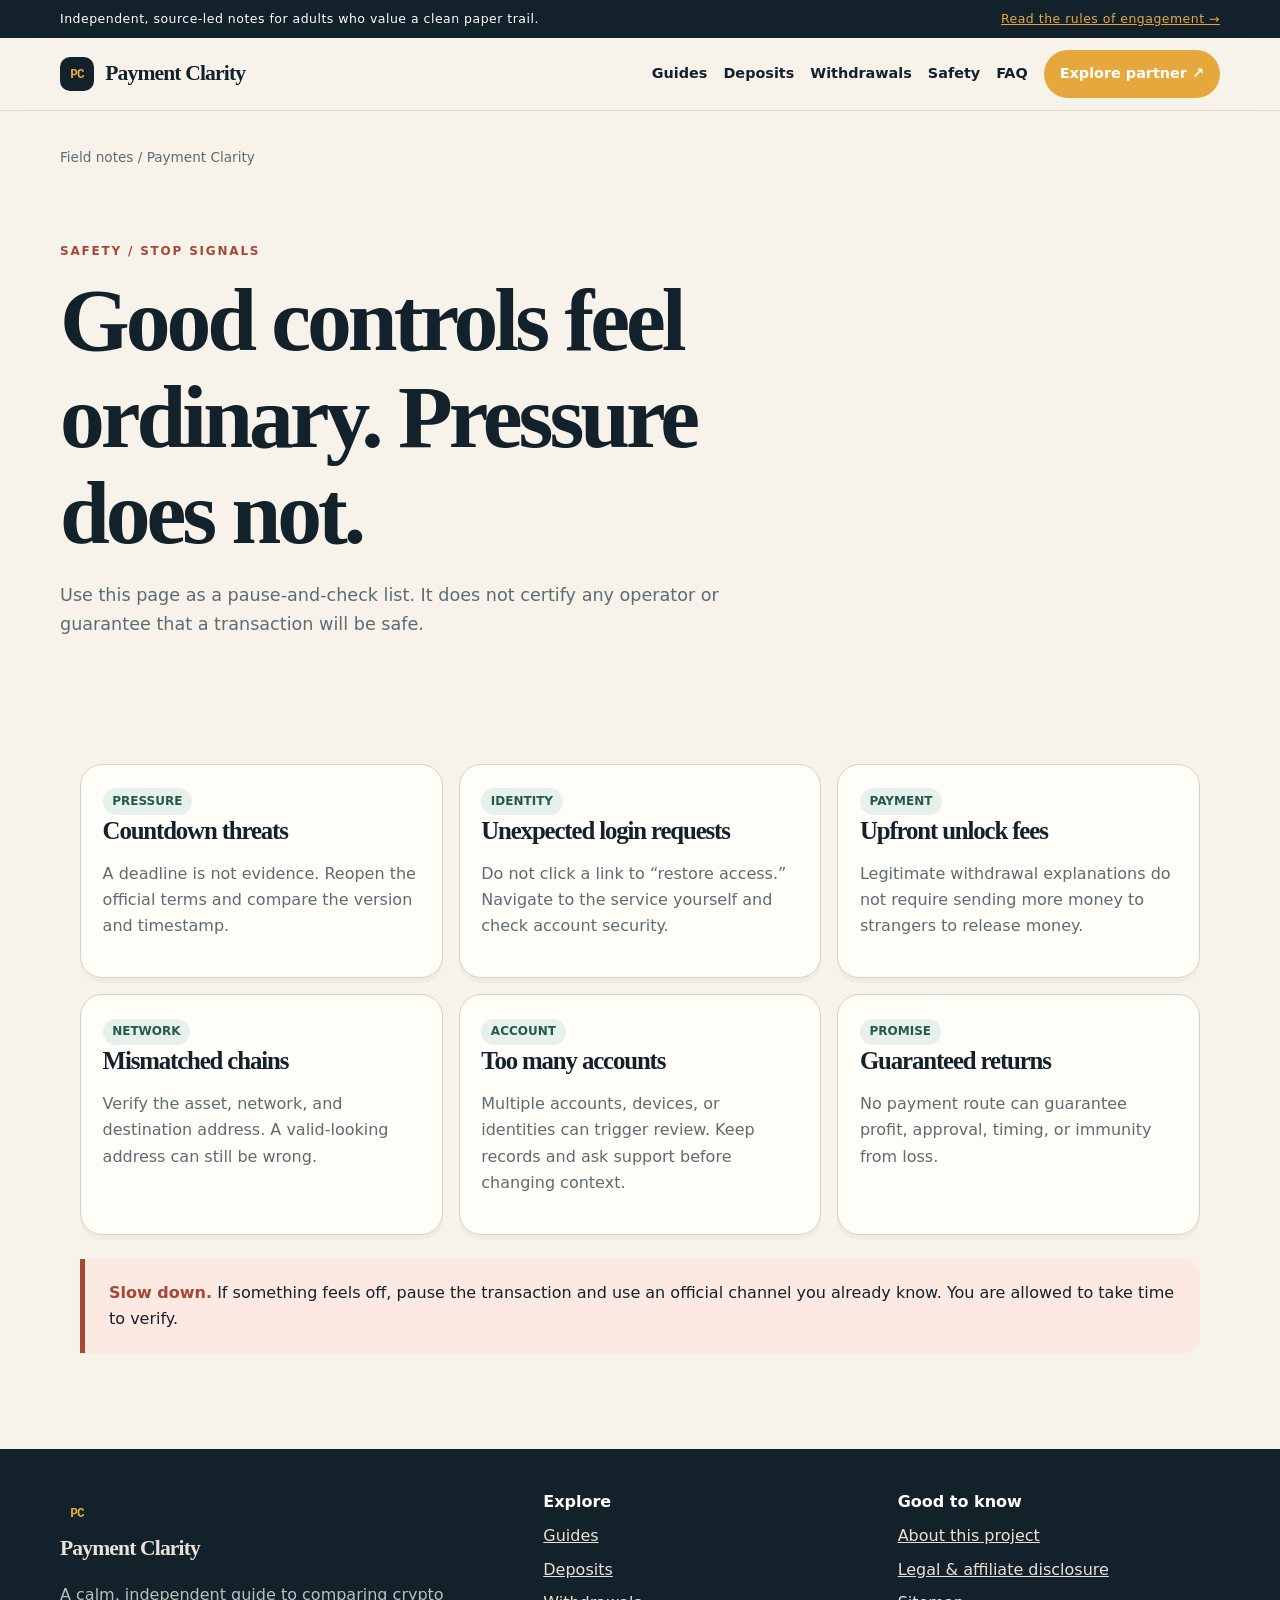
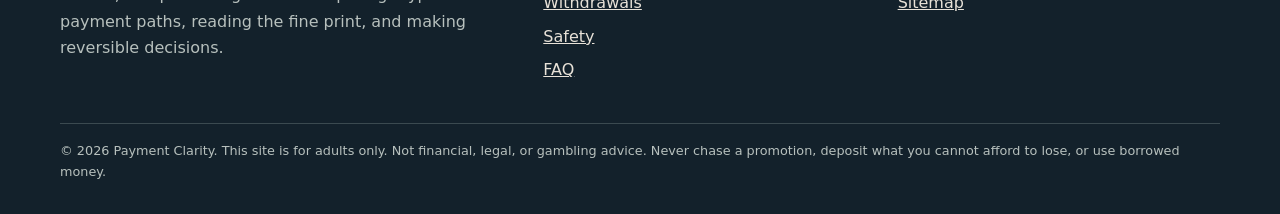
<file: public/safety.html>
<!doctype html><html lang="en"><head><meta charset="utf-8"><meta name="viewport" content="width=device-width, initial-scale=1"><title>Safety signals — Payment Clarity</title><meta name="description" content="Recognize common warning signs in crypto payments, promotions, withdrawals, and support conversations."><link rel="canonical" href="https://paymentclarity.cryptoguides.net/safety"><meta property="og:type" content="website"><meta property="og:site_name" content="Payment Clarity"><meta property="og:title" content="Safety signals — Payment Clarity"><meta property="og:description" content="Recognize common warning signs in crypto payments, promotions, withdrawals, and support conversations."><meta property="og:url" content="https://paymentclarity.cryptoguides.net/safety"><meta name="twitter:card" content="summary"><meta name="robots" content="index,follow,max-image-preview:large"><link rel="stylesheet" href="/styles.css"></head><body><a class="skip" href="#main">Skip to content</a><div class="topbar"><div class="shell"><span>Independent, source-led notes for adults who value a clean paper trail.</span><a href="/legal">Read the rules of engagement →</a></div></div><header class="nav"><div class="shell"><a class="brand" href="/"><span class="mark">PC</span>Payment Clarity</a><nav class="links" aria-label="Primary"><a href="/guides" >Guides</a><a href="/deposits" >Deposits</a><a href="/withdrawals" >Withdrawals</a><a href="/safety" >Safety</a><a href="/faq" >FAQ</a><a class="button gold" href="https://gamdom.com/r/csgo2026" rel="sponsored noopener" target="_blank">Explore partner ↗</a></nav></div></header><main id="main"><div class="shell"><p class="crumbs">Field notes / Payment Clarity</p><section class="page-hero"><div class="eyebrow">Safety / stop signals</div><h1>Good controls feel ordinary. Pressure does not.</h1><p>Use this page as a pause-and-check list. It does not certify any operator or guarantee that a transaction will be safe.</p></section><section class="section"><div class="shell"><div class="grid"><article class="card"><span class="tag">PRESSURE</span><h3>Countdown threats</h3><p>A deadline is not evidence. Reopen the official terms and compare the version and timestamp.</p></article><article class="card"><span class="tag">IDENTITY</span><h3>Unexpected login requests</h3><p>Do not click a link to “restore access.” Navigate to the service yourself and check account security.</p></article><article class="card"><span class="tag">PAYMENT</span><h3>Upfront unlock fees</h3><p>Legitimate withdrawal explanations do not require sending more money to strangers to release money.</p></article><article class="card"><span class="tag">NETWORK</span><h3>Mismatched chains</h3><p>Verify the asset, network, and destination address. A valid-looking address can still be wrong.</p></article><article class="card"><span class="tag">ACCOUNT</span><h3>Too many accounts</h3><p>Multiple accounts, devices, or identities can trigger review. Keep records and ask support before changing context.</p></article><article class="card"><span class="tag">PROMISE</span><h3>Guaranteed returns</h3><p>No payment route can guarantee profit, approval, timing, or immunity from loss.</p></article></div><div class="callout warning"><strong>Slow down.</strong> If something feels off, pause the transaction and use an official channel you already know. You are allowed to take time to verify.</div></div></section></div></main><footer class="footer"><div class="shell"><div class="footer-grid"><div><a class="brand" href="/"><span class="mark">PC</span>Payment Clarity</a><p>A calm, independent guide to comparing crypto payment paths, reading the fine print, and making reversible decisions.</p></div><div><strong>Explore</strong><a href="/guides">Guides</a><a href="/deposits">Deposits</a><a href="/withdrawals">Withdrawals</a><a href="/safety">Safety</a><a href="/faq">FAQ</a></div><div><strong>Good to know</strong><a href="/about">About this project</a><a href="/legal">Legal &amp; affiliate disclosure</a><a href="/sitemap.xml">Sitemap</a></div></div><p class="fine">© 2026 Payment Clarity. This site is for adults only. Not financial, legal, or gambling advice. Never chase a promotion, deposit what you cannot afford to lose, or use borrowed money.</p></div></footer></body></html>
</file>
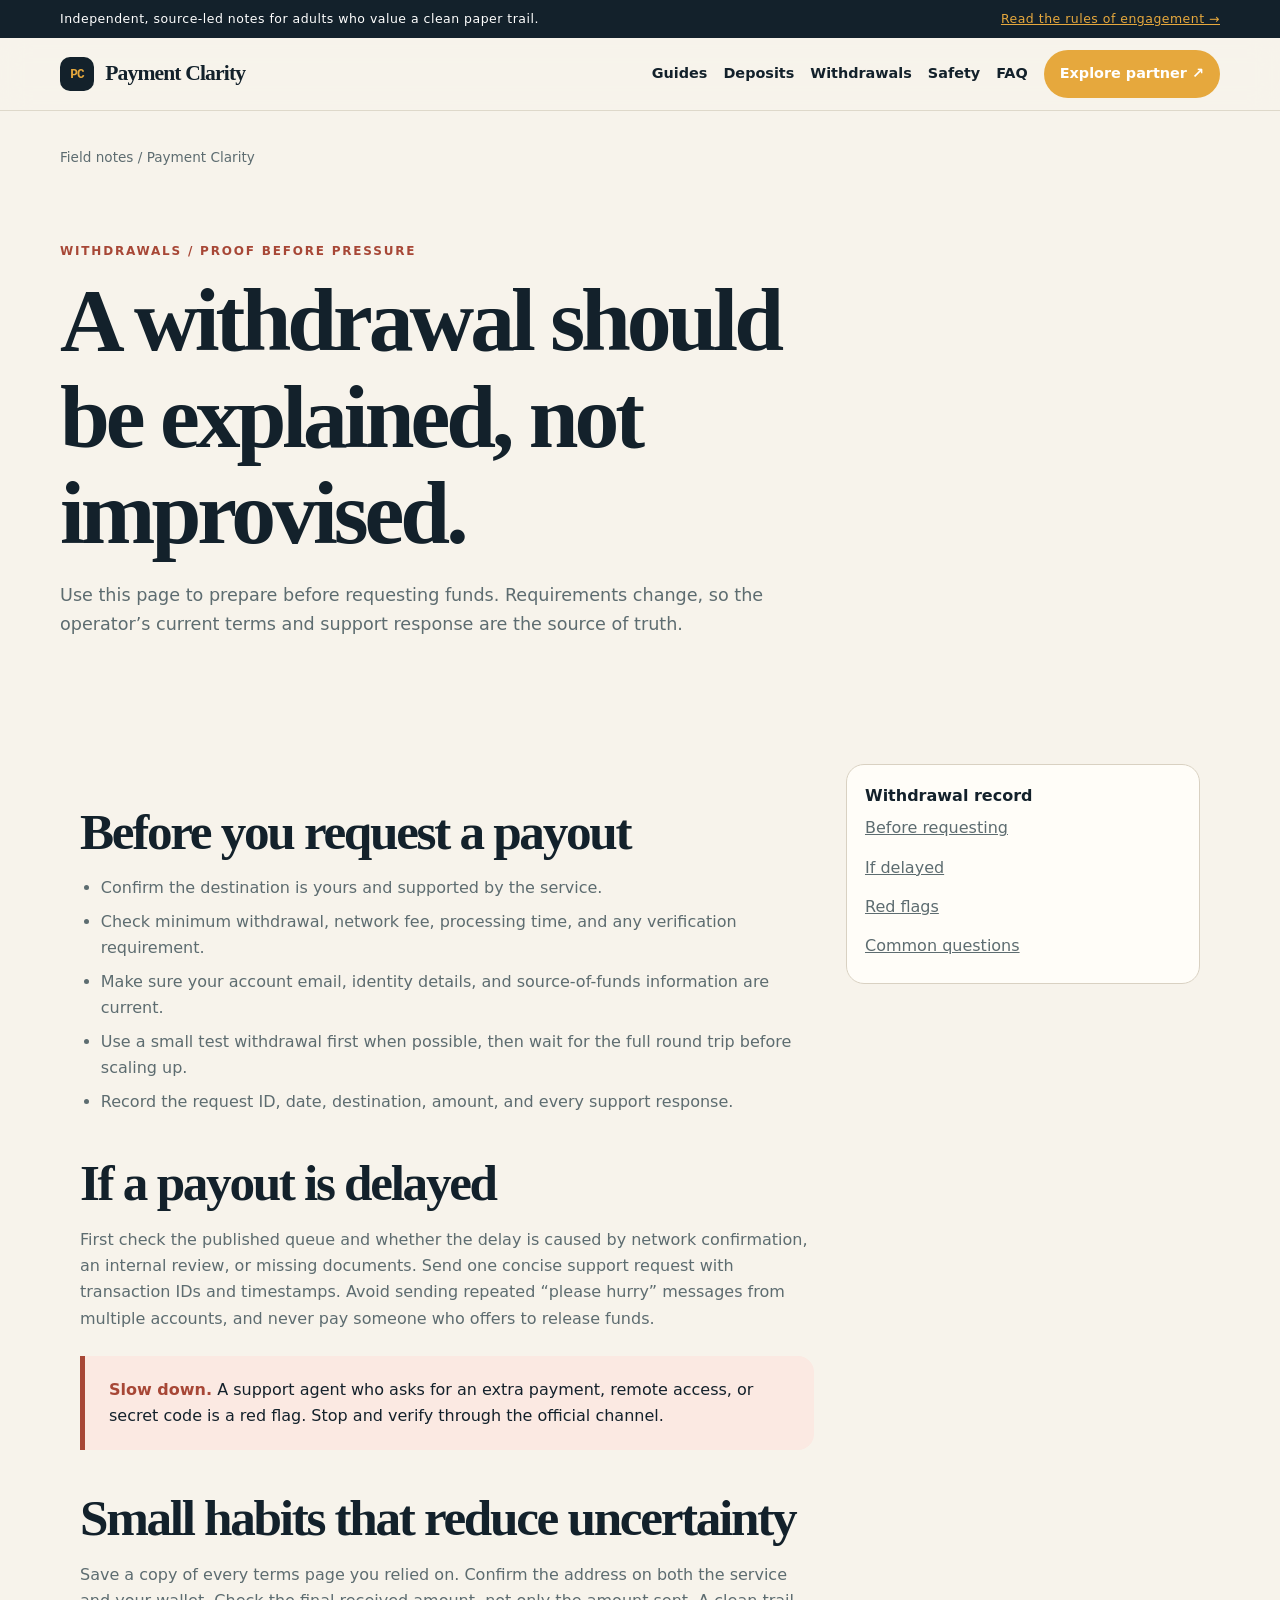
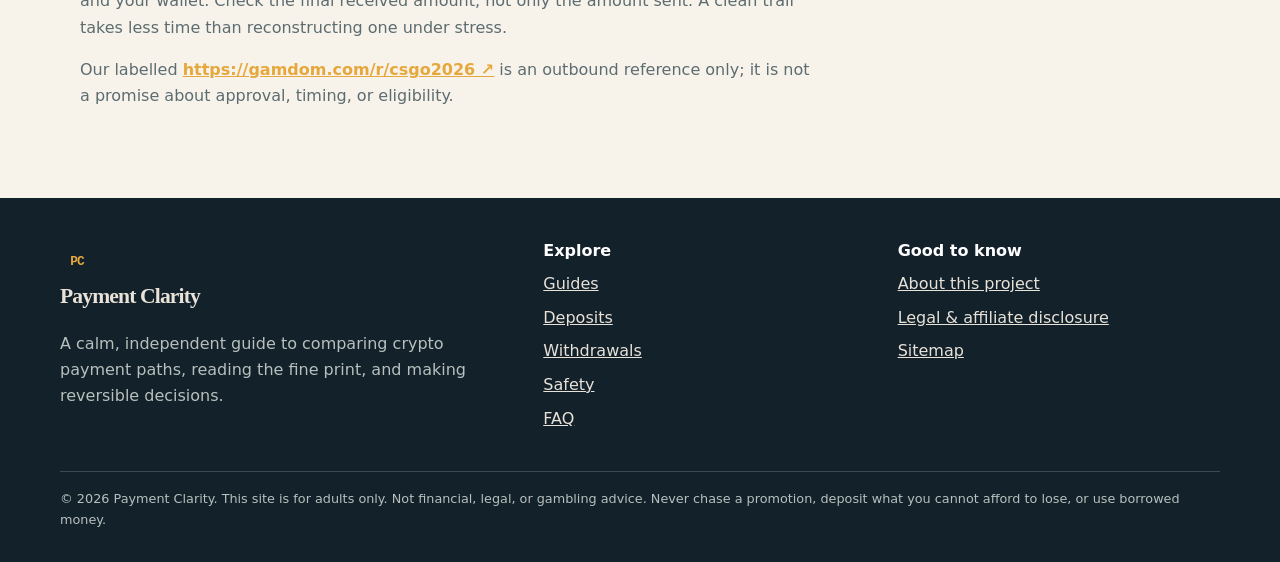
<file: public/withdrawals.html>
<!doctype html><html lang="en"><head><meta charset="utf-8"><meta name="viewport" content="width=device-width, initial-scale=1"><title>Withdrawals — Payment Clarity</title><meta name="description" content="A careful, record-first approach to crypto withdrawals, verification, fees, and delayed payouts."><link rel="canonical" href="https://paymentclarity.cryptoguides.net/withdrawals"><meta property="og:type" content="website"><meta property="og:site_name" content="Payment Clarity"><meta property="og:title" content="Withdrawals — Payment Clarity"><meta property="og:description" content="A careful, record-first approach to crypto withdrawals, verification, fees, and delayed payouts."><meta property="og:url" content="https://paymentclarity.cryptoguides.net/withdrawals"><meta name="twitter:card" content="summary"><meta name="robots" content="index,follow,max-image-preview:large"><link rel="stylesheet" href="/styles.css"></head><body><a class="skip" href="#main">Skip to content</a><div class="topbar"><div class="shell"><span>Independent, source-led notes for adults who value a clean paper trail.</span><a href="/legal">Read the rules of engagement →</a></div></div><header class="nav"><div class="shell"><a class="brand" href="/"><span class="mark">PC</span>Payment Clarity</a><nav class="links" aria-label="Primary"><a href="/guides" >Guides</a><a href="/deposits" >Deposits</a><a href="/withdrawals" >Withdrawals</a><a href="/safety" >Safety</a><a href="/faq" >FAQ</a><a class="button gold" href="https://gamdom.com/r/csgo2026" rel="sponsored noopener" target="_blank">Explore partner ↗</a></nav></div></header><main id="main"><div class="shell"><p class="crumbs">Field notes / Payment Clarity</p><section class="page-hero"><div class="eyebrow">Withdrawals / proof before pressure</div><h1>A withdrawal should be explained, not improvised.</h1><p>Use this page to prepare before requesting funds. Requirements change, so the operator’s current terms and support response are the source of truth.</p></section><section class="section"><div class="shell two-col"><article class="prose"><h2 id="before">Before you request a payout</h2><ul><li>Confirm the destination is yours and supported by the service.</li><li>Check minimum withdrawal, network fee, processing time, and any verification requirement.</li><li>Make sure your account email, identity details, and source-of-funds information are current.</li><li>Use a small test withdrawal first when possible, then wait for the full round trip before scaling up.</li><li>Record the request ID, date, destination, amount, and every support response.</li></ul><h2 id="delayed">If a payout is delayed</h2><p>First check the published queue and whether the delay is caused by network confirmation, an internal review, or missing documents. Send one concise support request with transaction IDs and timestamps. Avoid sending repeated “please hurry” messages from multiple accounts, and never pay someone who offers to release funds.</p><div class="callout warning"><strong>Slow down.</strong> A support agent who asks for an extra payment, remote access, or secret code is a red flag. Stop and verify through the official channel.</div><h2>Small habits that reduce uncertainty</h2><p>Save a copy of every terms page you relied on. Confirm the address on both the service and your wallet. Check the final received amount, not only the amount sent. A clean trail takes less time than reconstructing one under stress.</p><p>Our labelled <a class="affiliate" href="https://gamdom.com/r/csgo2026" rel="sponsored noopener" target="_blank">https://gamdom.com/r/csgo2026 ↗</a> is an outbound reference only; it is not a promise about approval, timing, or eligibility.</p></article><aside class="toc"><strong>Withdrawal record</strong><a href="#before">Before requesting</a><a href="#delayed">If delayed</a><a href="/safety">Red flags</a><a href="/faq">Common questions</a></aside></div></section></div></main><footer class="footer"><div class="shell"><div class="footer-grid"><div><a class="brand" href="/"><span class="mark">PC</span>Payment Clarity</a><p>A calm, independent guide to comparing crypto payment paths, reading the fine print, and making reversible decisions.</p></div><div><strong>Explore</strong><a href="/guides">Guides</a><a href="/deposits">Deposits</a><a href="/withdrawals">Withdrawals</a><a href="/safety">Safety</a><a href="/faq">FAQ</a></div><div><strong>Good to know</strong><a href="/about">About this project</a><a href="/legal">Legal &amp; affiliate disclosure</a><a href="/sitemap.xml">Sitemap</a></div></div><p class="fine">© 2026 Payment Clarity. This site is for adults only. Not financial, legal, or gambling advice. Never chase a promotion, deposit what you cannot afford to lose, or use borrowed money.</p></div></footer></body></html>
</file>
<file: styles.css>
:root{--ink:#13212b;--muted:#5d6c70;--paper:#f7f3eb;--card:#fffdf8;--gold:#e6a83d;--mint:#b8dfd0;--line:#d9d1c2;--danger:#a74736;--shadow:0 18px 50px rgba(19,33,43,.10);--radius:22px}*{box-sizing:border-box}html{scroll-behavior:smooth}body{margin:0;background:var(--paper);color:var(--ink);font-family:Inter,ui-sans-serif,system-ui,-apple-system,BlinkMacSystemFont,"Segoe UI",sans-serif;line-height:1.65}a{color:inherit}.skip{position:absolute;left:-9999px}.skip:focus{left:1rem;top:1rem;background:var(--ink);color:white;padding:.7rem 1rem;z-index:20}.shell{width:min(1160px,calc(100% - 2.5rem));margin:auto}.topbar{background:var(--ink);color:#fff}.topbar .shell{display:flex;justify-content:space-between;gap:1rem;padding:.55rem 0;font-size:.78rem;letter-spacing:.04em}.topbar a{color:var(--gold)}.nav{position:sticky;top:0;z-index:10;background:rgba(247,243,235,.92);backdrop-filter:blur(14px);border-bottom:1px solid rgba(217,209,194,.8)}.nav .shell{display:flex;align-items:center;justify-content:space-between;min-height:72px;gap:1rem}.brand{display:flex;align-items:center;gap:.7rem;text-decoration:none;font-family:Georgia,serif;font-weight:700;font-size:1.35rem;letter-spacing:-.04em}.mark{width:34px;height:34px;border-radius:10px;background:var(--ink);color:var(--gold);display:grid;place-items:center;font-family:ui-monospace,monospace;font-size:.8rem}.links{display:flex;flex-wrap:wrap;gap:1rem;align-items:center}.links a{text-decoration:none;font-size:.9rem;font-weight:650}.links a:hover{color:var(--danger)}.button{display:inline-flex;align-items:center;justify-content:center;background:var(--ink);color:#fff!important;padding:.75rem 1rem;border-radius:999px;text-decoration:none;font-weight:750;transition:transform .18s ease,box-shadow .18s ease}.button:hover{transform:translateY(-2px);box-shadow:0 8px 18px rgba(19,33,43,.18)}.button.gold{background:var(--gold);color:var(--ink)}.hero{padding:5.7rem 0 4.2rem;background:radial-gradient(circle at 84% 20%,rgba(184,223,208,.9),transparent 27%),linear-gradient(135deg,var(--paper),#fffdf8)}.hero-grid{display:grid;grid-template-columns:1.1fr .9fr;gap:3rem;align-items:center}.eyebrow{font-size:.75rem;text-transform:uppercase;letter-spacing:.15em;font-weight:800;color:var(--danger)}h1,h2,h3{font-family:Georgia,serif;line-height:1.08;letter-spacing:-.045em}h1{font-size:clamp(3rem,7vw,6.4rem);max-width:760px;margin:.6rem 0 1.2rem}h2{font-size:clamp(2rem,4vw,3.5rem);margin:.3rem 0 1rem}h3{font-size:1.55rem;margin:.2rem 0 .6rem}.lede{max-width:670px;font-size:1.18rem;color:var(--muted)}.hero-art{min-height:360px;position:relative;display:grid;place-items:center}.hero-art:before{content:"";position:absolute;inset:12% 2% 2% 12%;background:var(--mint);border-radius:45% 55% 32% 68% / 38% 32% 68% 62%;transform:rotate(-7deg);box-shadow:var(--shadow)}.orbit-art{position:absolute;inset:0;width:100%;height:100%;z-index:0;opacity:.98}.ledger{z-index:1}.ledger{position:relative;width:78%;padding:2rem;background:var(--card);border:1px solid var(--line);border-radius:18px;transform:rotate(5deg);box-shadow:var(--shadow)}.ledger:before{content:"CHECK / THEN CLICK";font:700 .68rem ui-monospace,monospace;letter-spacing:.12em;color:var(--danger)}.ledger strong{display:block;font:700 2.1rem/1.05 Georgia,serif;margin:1rem 0}.ledger small{color:var(--muted)}.section{padding:4.5rem 0}.section.alt{background:#ece6da}.section-head{display:flex;justify-content:space-between;gap:2rem;align-items:end;margin-bottom:2rem}.section-head p{max-width:530px;color:var(--muted)}.grid{display:grid;grid-template-columns:repeat(3,1fr);gap:1rem}.card{background:var(--card);border:1px solid var(--line);border-radius:var(--radius);padding:1.35rem;box-shadow:0 5px 0 rgba(19,33,43,.03)}.card p{color:var(--muted)}.card a{font-weight:750}.tag{display:inline-block;border-radius:99px;background:#e6f1ec;color:#255a4b;padding:.2rem .6rem;font-size:.75rem;font-weight:800}.steps{counter-reset:steps;display:grid;gap:1rem}.step{display:grid;grid-template-columns:52px 1fr;gap:1rem;align-items:start;background:var(--card);border:1px solid var(--line);border-radius:18px;padding:1.2rem}.step:before{counter-increment:steps;content:counter(steps,decimal-leading-zero);font:700 1.1rem ui-monospace,monospace;color:var(--danger)}.callout{padding:1.3rem 1.5rem;border-left:5px solid var(--gold);background:#fff5db;border-radius:0 16px 16px 0;margin:1.5rem 0}.callout strong{color:#80550b}.warning{border-left-color:var(--danger);background:#fbe9e2}.warning strong{color:var(--danger)}.prose{max-width:800px}.prose h2{margin-top:2.5rem}.prose h3{margin-top:2rem}.prose p,.prose li{color:var(--muted)}.prose li{margin:.45rem 0}.prose ul{padding-left:1.3rem}.faq details{background:var(--card);border:1px solid var(--line);border-radius:15px;padding:1rem 1.2rem;margin:.7rem 0}.faq summary{cursor:pointer;font-weight:800}.faq details p{color:var(--muted)}.footer{background:var(--ink);color:#fff;padding:2.5rem 0 1.2rem}.footer-grid{display:grid;grid-template-columns:1.4fr 1fr 1fr;gap:2rem}.footer a{display:block;margin:.45rem 0;color:#e8e2d8}.footer p{color:#b7c0bd}.fine{border-top:1px solid #3b4a50;margin-top:2rem;padding-top:1rem;font-size:.8rem;color:#b7c0bd}.affiliate{color:var(--gold)!important;font-weight:800}.crumbs{font-size:.85rem;color:var(--muted);padding:1.3rem 0 0}.page-hero{padding:3.8rem 0 2.2rem}.page-hero p{max-width:720px;color:var(--muted);font-size:1.1rem}.two-col{display:grid;grid-template-columns:1.35fr .65fr;gap:2rem;align-items:start}.toc{position:sticky;top:95px;background:var(--card);border:1px solid var(--line);border-radius:18px;padding:1.1rem}.toc a{display:block;padding:.4rem 0;color:var(--muted)}.stat{font:700 2.4rem Georgia,serif;color:var(--danger)}.quote{border-left:3px solid var(--gold);padding-left:1.2rem;font-size:1.15rem;color:var(--muted)}@media(max-width:800px){.topbar .shell{display:none}.nav .shell{align-items:flex-start;flex-direction:column;padding:.8rem 0}.links{gap:.7rem}.hero{padding:3.8rem 0 2.5rem}.hero-grid,.two-col,.grid,.footer-grid{grid-template-columns:1fr}.hero-art{min-height:280px}.toc{position:static}.section{padding:3rem 0}.section-head{display:block}}
</file>
